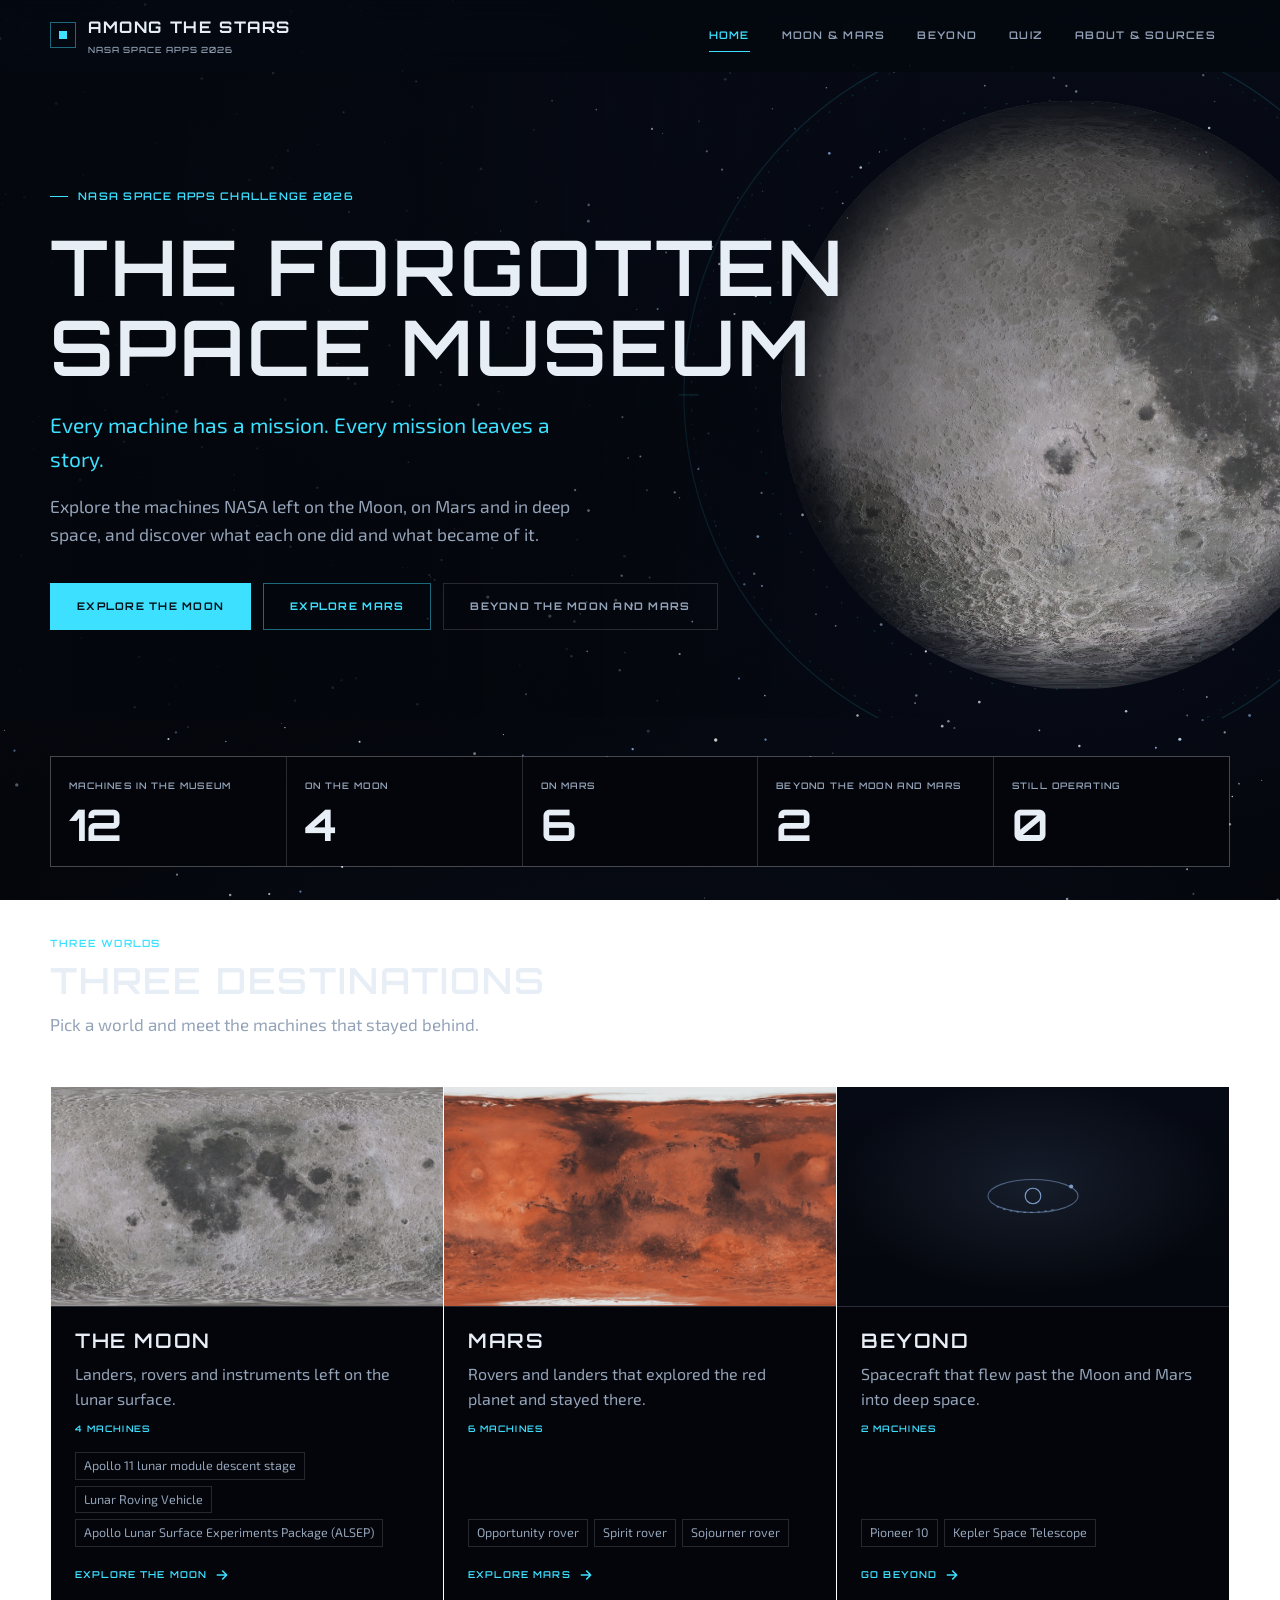
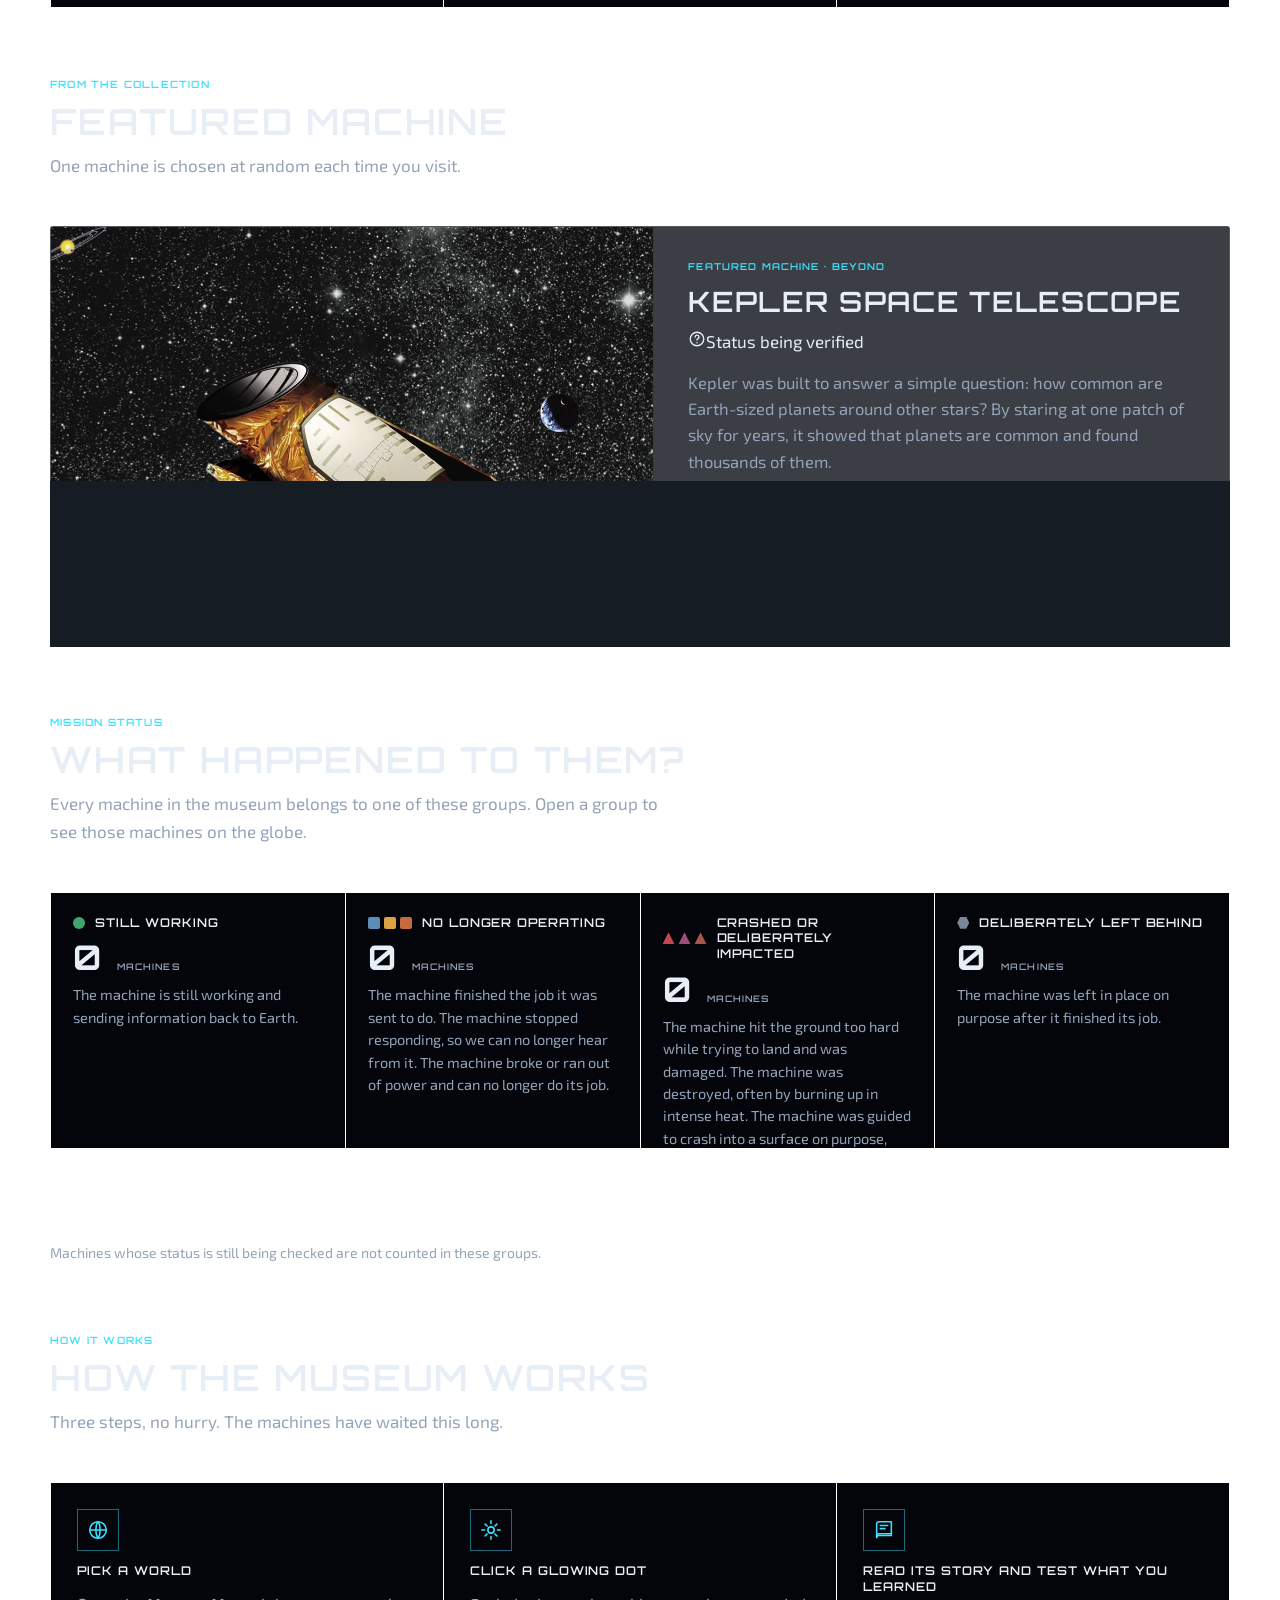
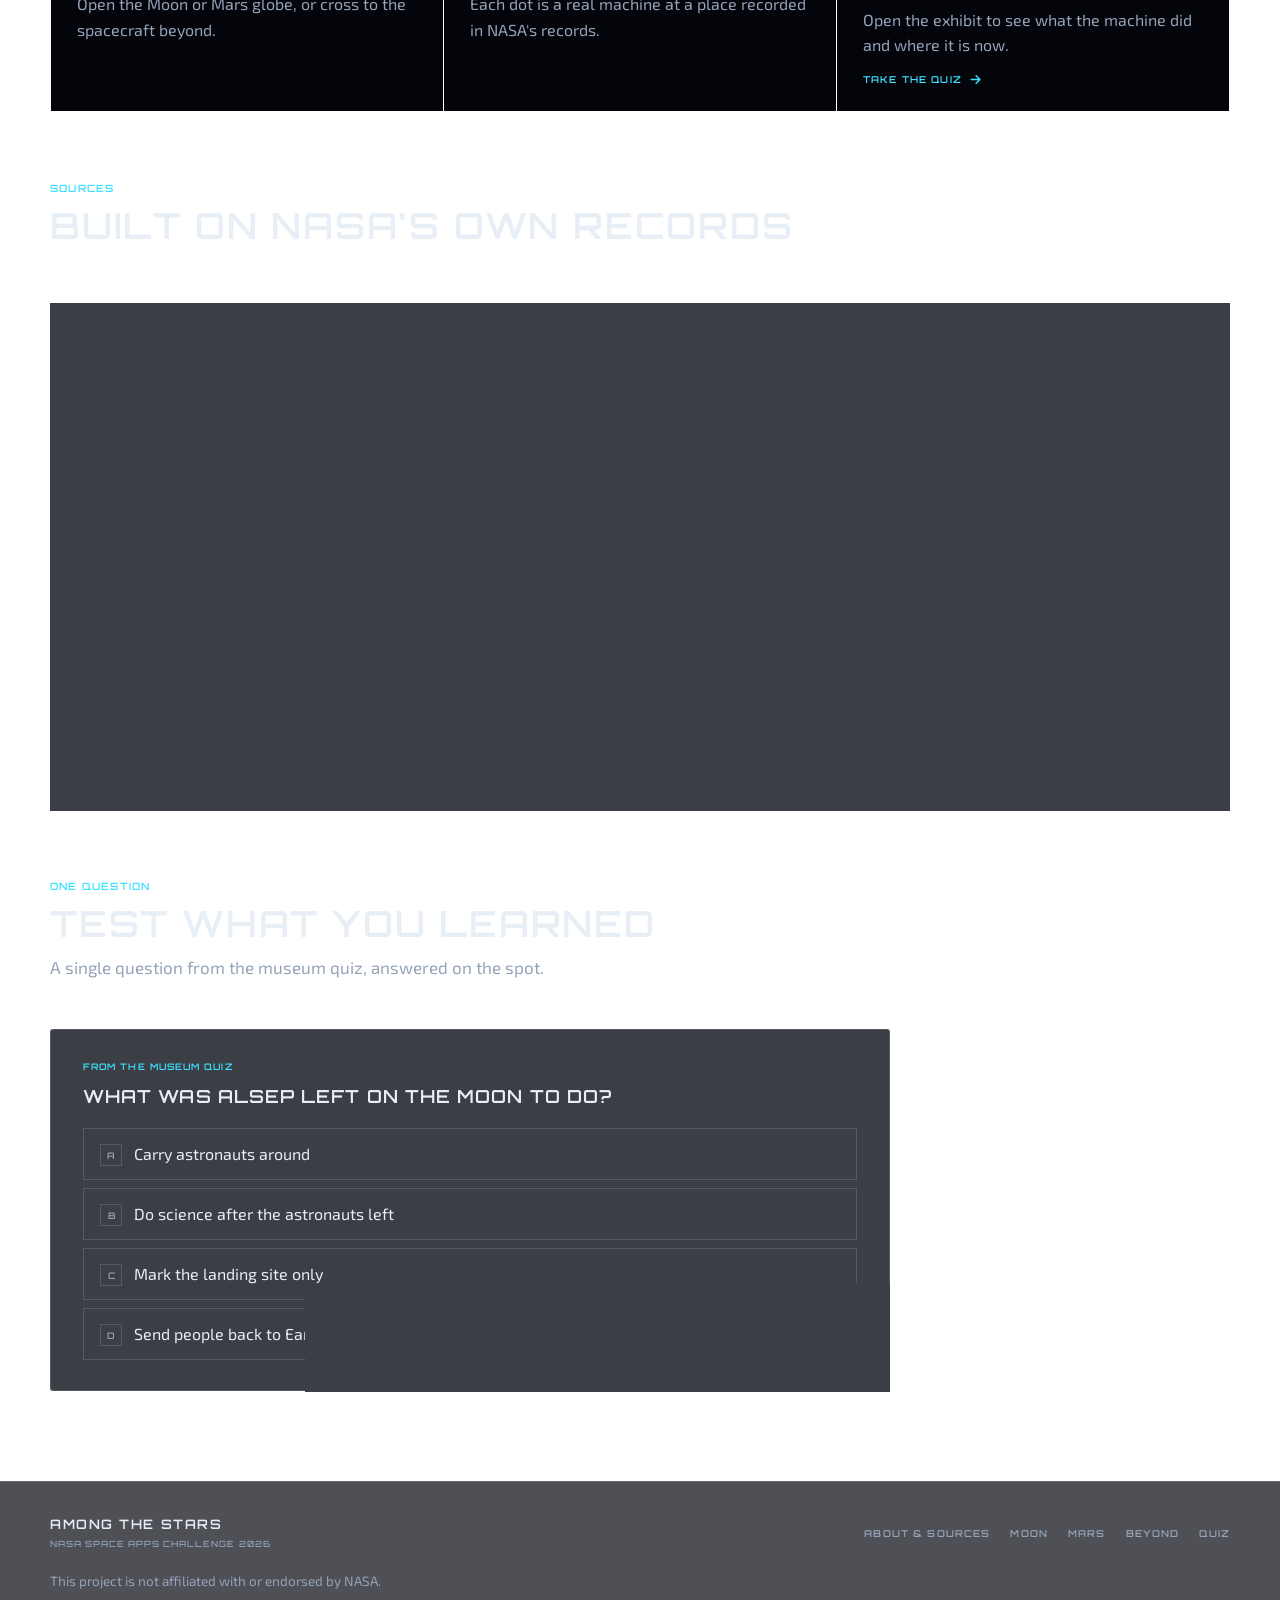
<file: ats-site/index.html>
<!DOCTYPE html>
<html lang="en">
<head>
  <meta charset="UTF-8">
  <meta name="viewport" content="width=device-width, initial-scale=1.0">
  <meta name="description" content="The Forgotten Space Museum — explore the machines NASA left on the Moon, on Mars and in deep space. Built for the NASA Space Apps Challenge 2026.">
  <title>The Forgotten Space Museum — Among the Stars | NASA Space Apps 2026</title>
  <link rel="stylesheet" href="css/style.css?v=6">
  <link rel="stylesheet" href="css/home.css?v=6">
  <link rel="icon" href="data:image/svg+xml,%3Csvg xmlns='http://www.w3.org/2000/svg' viewBox='0 0 32 32'%3E%3Crect width='32' height='32' rx='4' fill='%2304070D'/%3E%3Ccircle cx='16' cy='16' r='6' fill='%233DE0FF'/%3E%3C/svg%3E">
</head>
<body>
  <a class="skip-link" href="#main">Skip to main content</a>

  <header class="site-header">
    <div class="header-inner">
      <a class="brand" href="index.html">
        <span class="brand-mark" aria-hidden="true"></span>
        <span>Among the Stars<small>NASA Space Apps 2026</small></span>
      </a>
      <button class="nav-toggle" aria-expanded="false" aria-controls="site-nav" aria-label="Open menu">
        <svg class="icon-open" viewBox="0 0 24 24" fill="none" stroke="currentColor" stroke-width="2" stroke-linecap="round" aria-hidden="true"><path d="M4 7h16M4 12h16M4 17h16"/></svg>
        <svg class="icon-close" viewBox="0 0 24 24" fill="none" stroke="currentColor" stroke-width="2" stroke-linecap="round" aria-hidden="true"><path d="M6 6l12 12M18 6L6 18"/></svg>
      </button>
      <nav class="site-nav" id="site-nav" aria-label="Main navigation">
        <ul>
          <li><a href="index.html" aria-current="page">Home</a></li>
          <li><a href="globe.html">Moon &amp; Mars</a></li>
          <li><a href="beyond.html">Beyond</a></li>
          <li><a href="quiz.html">Quiz</a></li>
          <li><a href="about.html">About &amp; Sources</a></li>
        </ul>
      </nav>
    </div>
  </header>

  <main id="main" class="home">
    <!-- 1. Hero -->
    <section class="hero home-hero" aria-labelledby="hero-title">
      <div class="hero-globe" id="hero-globe" aria-hidden="true">
        <div class="hero-globe-disc" id="hero-globe-disc" data-body="moon">
          <span class="hg-layer hg-moon"></span>
          <span class="hg-layer hg-mars"></span>
          <span class="hg-shade"></span>
        </div>
      </div>
      <div class="wrap hero-inner">
        <p class="eyebrow">NASA Space Apps Challenge 2026</p>
        <h1 id="hero-title">The Forgotten Space Museum</h1>
        <p class="tagline">Every machine has a mission. Every mission leaves a story.</p>
        <p class="hero-lede">Explore the machines NASA left on the Moon, on Mars and in deep space, and discover what each one did and what became of it.</p>
        <div class="hero-actions">
          <a class="btn" href="globe.html?body=moon">Explore the Moon</a>
          <a class="btn" href="globe.html?body=mars">Explore Mars</a>
          <a class="btn ghost" href="beyond.html">Beyond the Moon and Mars</a>
        </div>
      </div>
    </section>

    <div class="wrap home-error" id="home-data-error" hidden></div>

    <!-- 2. Live counters -->
    <section class="home-section wrap" id="counter-section" aria-labelledby="counter-title" hidden>
      <h2 class="sr-only" id="counter-title">The collection at a glance</h2>
      <ul class="stat-strip" id="stat-strip"></ul>
    </section>

    <!-- 3. Three destinations -->
    <section class="home-section wrap" id="dest-section" aria-labelledby="dest-title" hidden>
      <div class="section-head">
        <p class="section-kicker">Three worlds</p>
        <h2 id="dest-title">Three destinations</h2>
        <p class="section-sub">Pick a world and meet the machines that stayed behind.</p>
      </div>
      <div class="worlds-grid" id="dest-grid"></div>
    </section>

    <!-- 4. Featured machine -->
    <section class="home-section wrap" id="featured-section" aria-labelledby="featured-title" hidden>
      <div class="section-head">
        <p class="section-kicker">From the collection</p>
        <h2 id="featured-title">Featured machine</h2>
        <p class="section-sub">One machine is chosen at random each time you visit.</p>
      </div>
      <article class="featured-card" id="featured-card"></article>
    </section>

    <!-- 5. Status overview -->
    <section class="home-section wrap" id="status-section" aria-labelledby="status-title" hidden>
      <div class="section-head">
        <p class="section-kicker">Mission status</p>
        <h2 id="status-title">What happened to them?</h2>
        <p class="section-sub">Every machine in the museum belongs to one of these groups. Open a group to see those machines on the globe.</p>
      </div>
      <div class="status-tiles" id="status-grid"></div>
    </section>

    <!-- 6. How the museum works -->
    <section class="home-section wrap" id="how-section" aria-labelledby="how-title">
      <div class="section-head">
        <p class="section-kicker">How it works</p>
        <h2 id="how-title">How the museum works</h2>
        <p class="section-sub">Three steps, no hurry. The machines have waited this long.</p>
      </div>
      <ol class="how-grid">
        <li class="how-step">
          <span class="how-icon" aria-hidden="true">
            <svg viewBox="0 0 24 24" fill="none" stroke="currentColor" stroke-width="1.7" stroke-linecap="round" stroke-linejoin="round"><circle cx="12" cy="12" r="9"/><path d="M3 12h18M12 3c3 3.5 3 14 0 18M12 3c-3 3.5-3 14 0 18"/></svg>
          </span>
          <h3>Pick a world</h3>
          <p>Open the Moon or Mars globe, or cross to the spacecraft beyond.</p>
        </li>
        <li class="how-step">
          <span class="how-icon" aria-hidden="true">
            <svg viewBox="0 0 24 24" fill="none" stroke="currentColor" stroke-width="1.7" stroke-linecap="round" stroke-linejoin="round"><circle cx="12" cy="12" r="3.4"/><path d="M12 2v3M12 19v3M2 12h3M19 12h3"/><path d="M5.6 5.6l2.1 2.1M16.3 16.3l2.1 2.1M18.4 5.6l-2.1 2.1M7.7 16.3l-2.1 2.1"/></svg>
          </span>
          <h3>Click a glowing dot</h3>
          <p>Each dot is a real machine at a place recorded in NASA's records.</p>
        </li>
        <li class="how-step" id="step-quiz">
          <span class="how-icon" aria-hidden="true">
            <svg viewBox="0 0 24 24" fill="none" stroke="currentColor" stroke-width="1.7" stroke-linecap="round" stroke-linejoin="round"><path d="M4 5.5A2.5 2.5 0 0 1 6.5 3H20v15H6.5A2.5 2.5 0 0 0 4 20.5z"/><path d="M4 18.5A2.5 2.5 0 0 1 6.5 16H20"/><path d="M8 7h8M8 10.5h5"/></svg>
          </span>
          <h3>Read its story and test what you learned</h3>
          <p id="step-quiz-text">Open the exhibit to see what the machine did and where it is now.</p>
        </li>
      </ol>
    </section>

    <!-- 7. Built on NASA's own records -->
    <section class="home-section wrap" id="records-section" aria-labelledby="records-title" hidden>
      <div class="section-head">
        <p class="section-kicker">Sources</p>
        <h2 id="records-title">Built on NASA's own records</h2>
      </div>
      <div class="records-panel">
        <div class="records-lead">
          <p>Mission details and final status come from NASA's Space Science Data Coordinated Archive (NSSDCA) and NASA mission pages.</p>
          <a class="btn records-btn" href="https://nssdc.gsfc.nasa.gov/" target="_blank" rel="noopener noreferrer">
            Visit NASA's NSSDCA
            <svg width="16" height="16" viewBox="0 0 24 24" fill="none" stroke="currentColor" stroke-width="2.2" stroke-linecap="round" stroke-linejoin="round" aria-hidden="true"><path d="M18 13v6a2 2 0 0 1-2 2H5a2 2 0 0 1-2-2V8a2 2 0 0 1 2-2h6"/><path d="M15 3h6v6M10 14L21 3"/></svg>
          </a>
        </div>
        <div class="source-groups" id="source-groups"></div>
        <p class="records-note">This project is not affiliated with or endorsed by NASA.</p>
      </div>
    </section>

    <!-- 8. Quiz teaser -->
    <section class="home-section wrap" id="quiz-section" aria-labelledby="quiz-title" hidden>
      <div class="section-head">
        <p class="section-kicker">One question</p>
        <h2 id="quiz-title">Test what you learned</h2>
        <p class="section-sub">A single question from the museum quiz, answered on the spot.</p>
      </div>
      <div class="quiz-teaser" id="quiz-teaser"></div>
    </section>
  </main>

  <!-- 9. Footer -->
  <footer class="site-footer">
    <div class="wrap footer-inner">
      <div class="footer-brand">
        <p class="footer-team">Among the Stars</p>
        <p class="footer-meta">NASA Space Apps Challenge 2026</p>
      </div>
      <nav class="footer-links" aria-label="Footer navigation">
        <a href="about.html">About &amp; Sources</a>
        <a href="globe.html?body=moon">Moon</a>
        <a href="globe.html?body=mars">Mars</a>
        <a href="beyond.html">Beyond</a>
        <a href="quiz.html">Quiz</a>
      </nav>
    </div>
    <div class="wrap footer-legal">
      <p>This project is not affiliated with or endorsed by NASA.</p>
    </div>
  </footer>

  <script src="data/artifacts.js?v=4"></script>
  <script src="data/quiz.js?v=4"></script>
  <script src="data/statuses.js?v=4"></script>
  <script src="js/data.js?v=4"></script>
  <script src="js/status.js?v=4"></script>
  <script src="js/main.js?v=4"></script>
  <script src="js/home.js?v=5"></script>
</body>
</html>
</file>
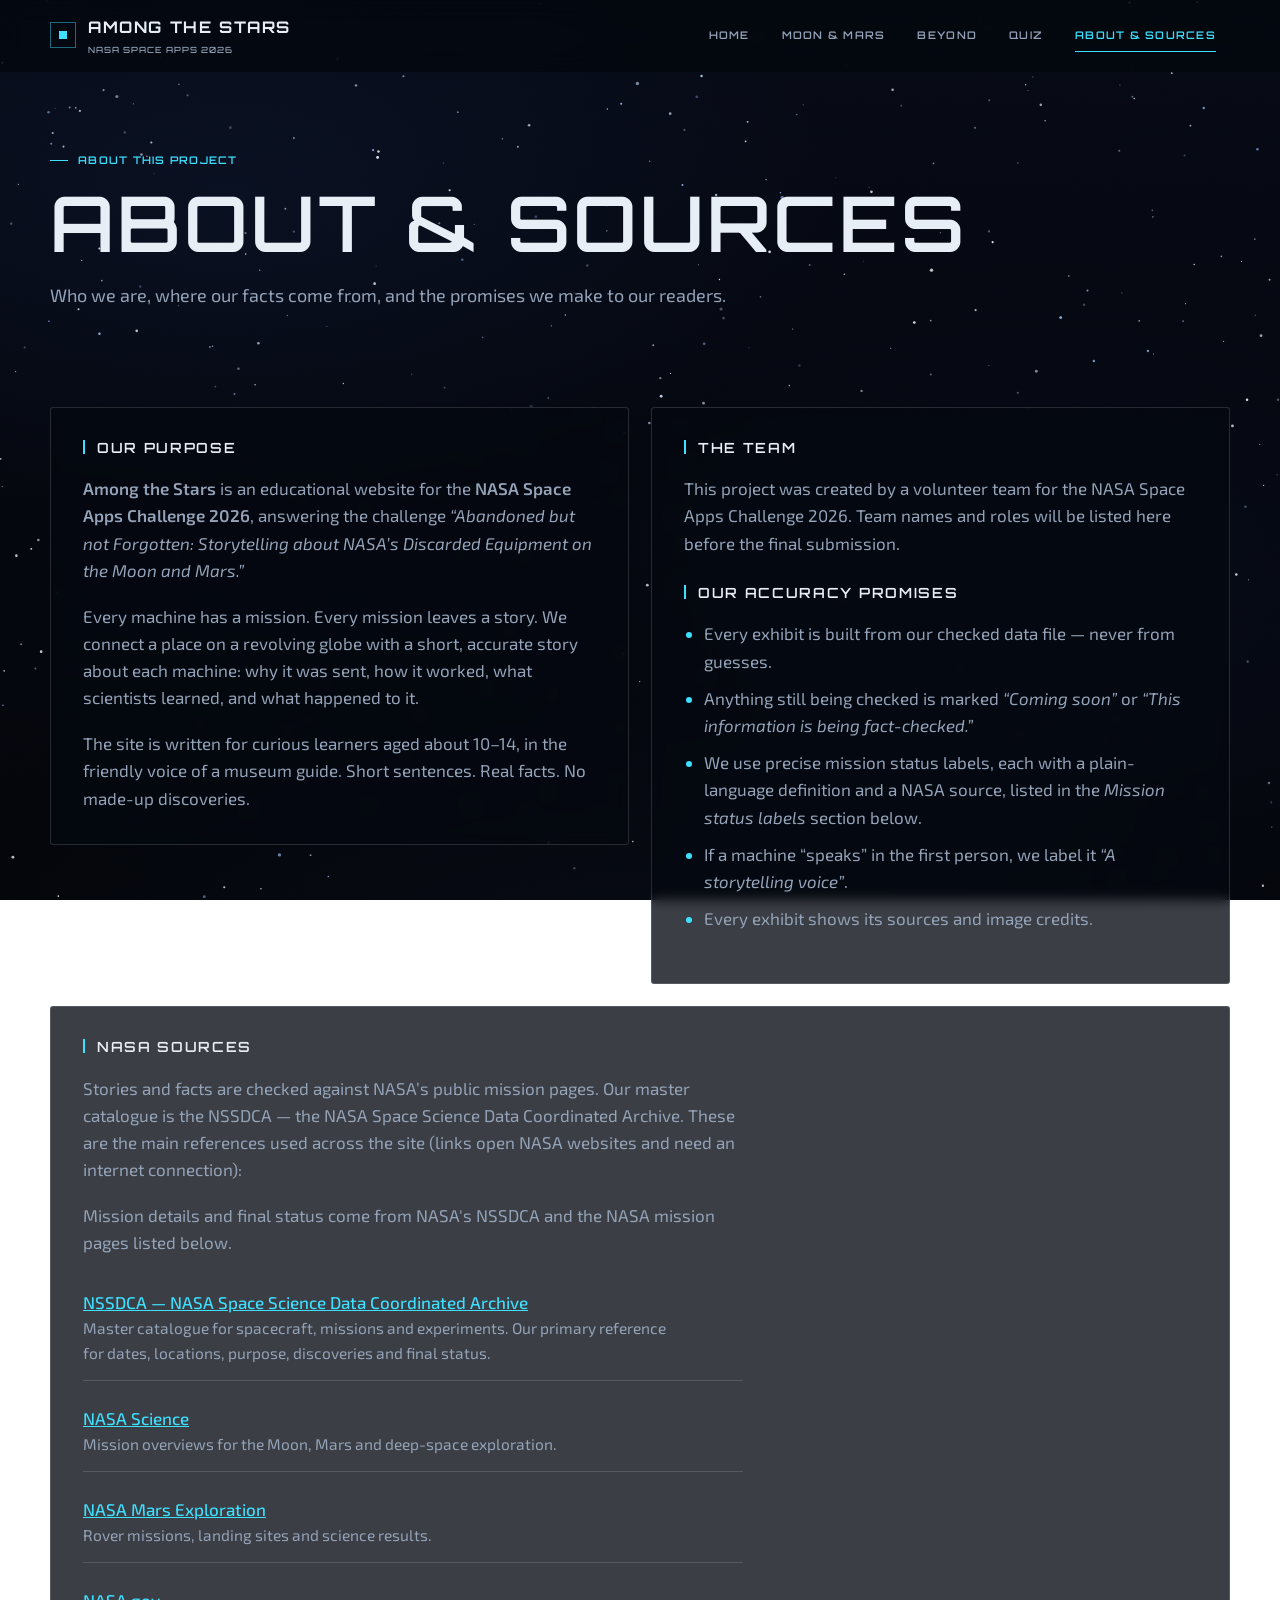
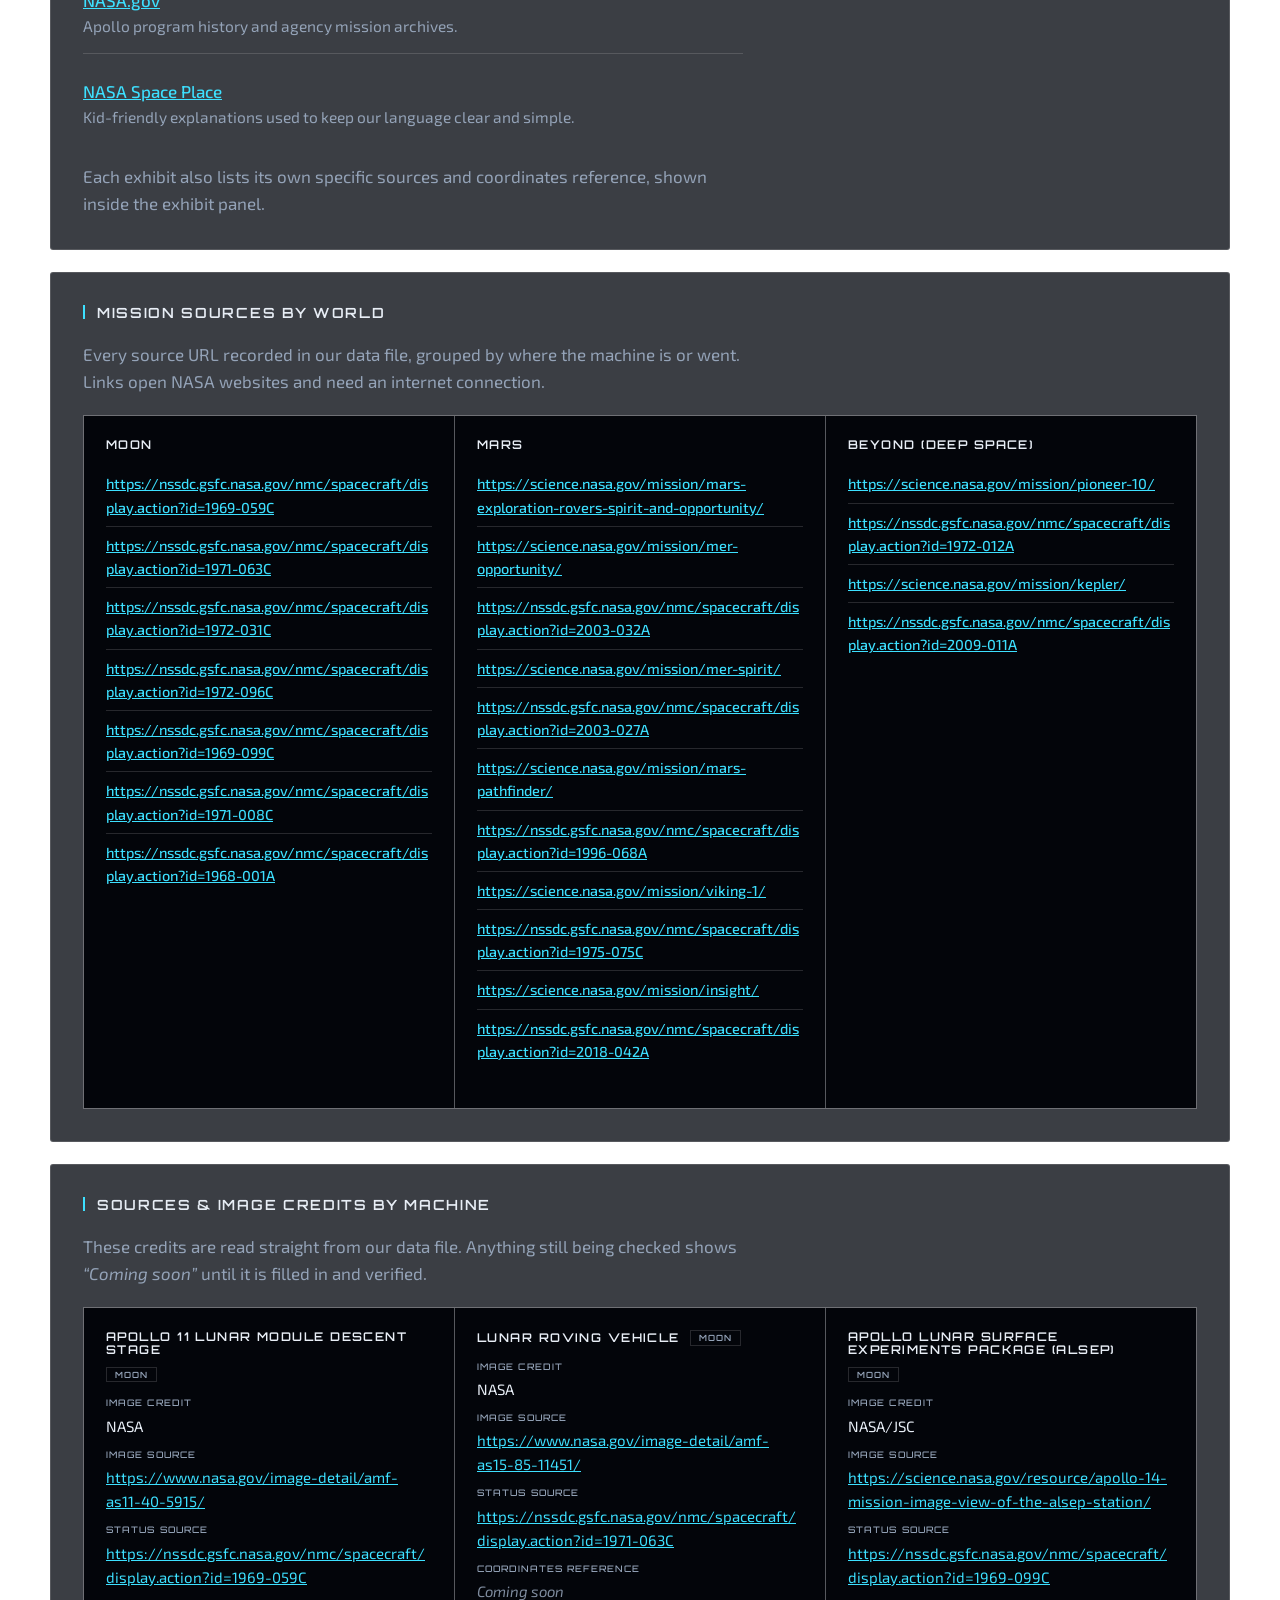
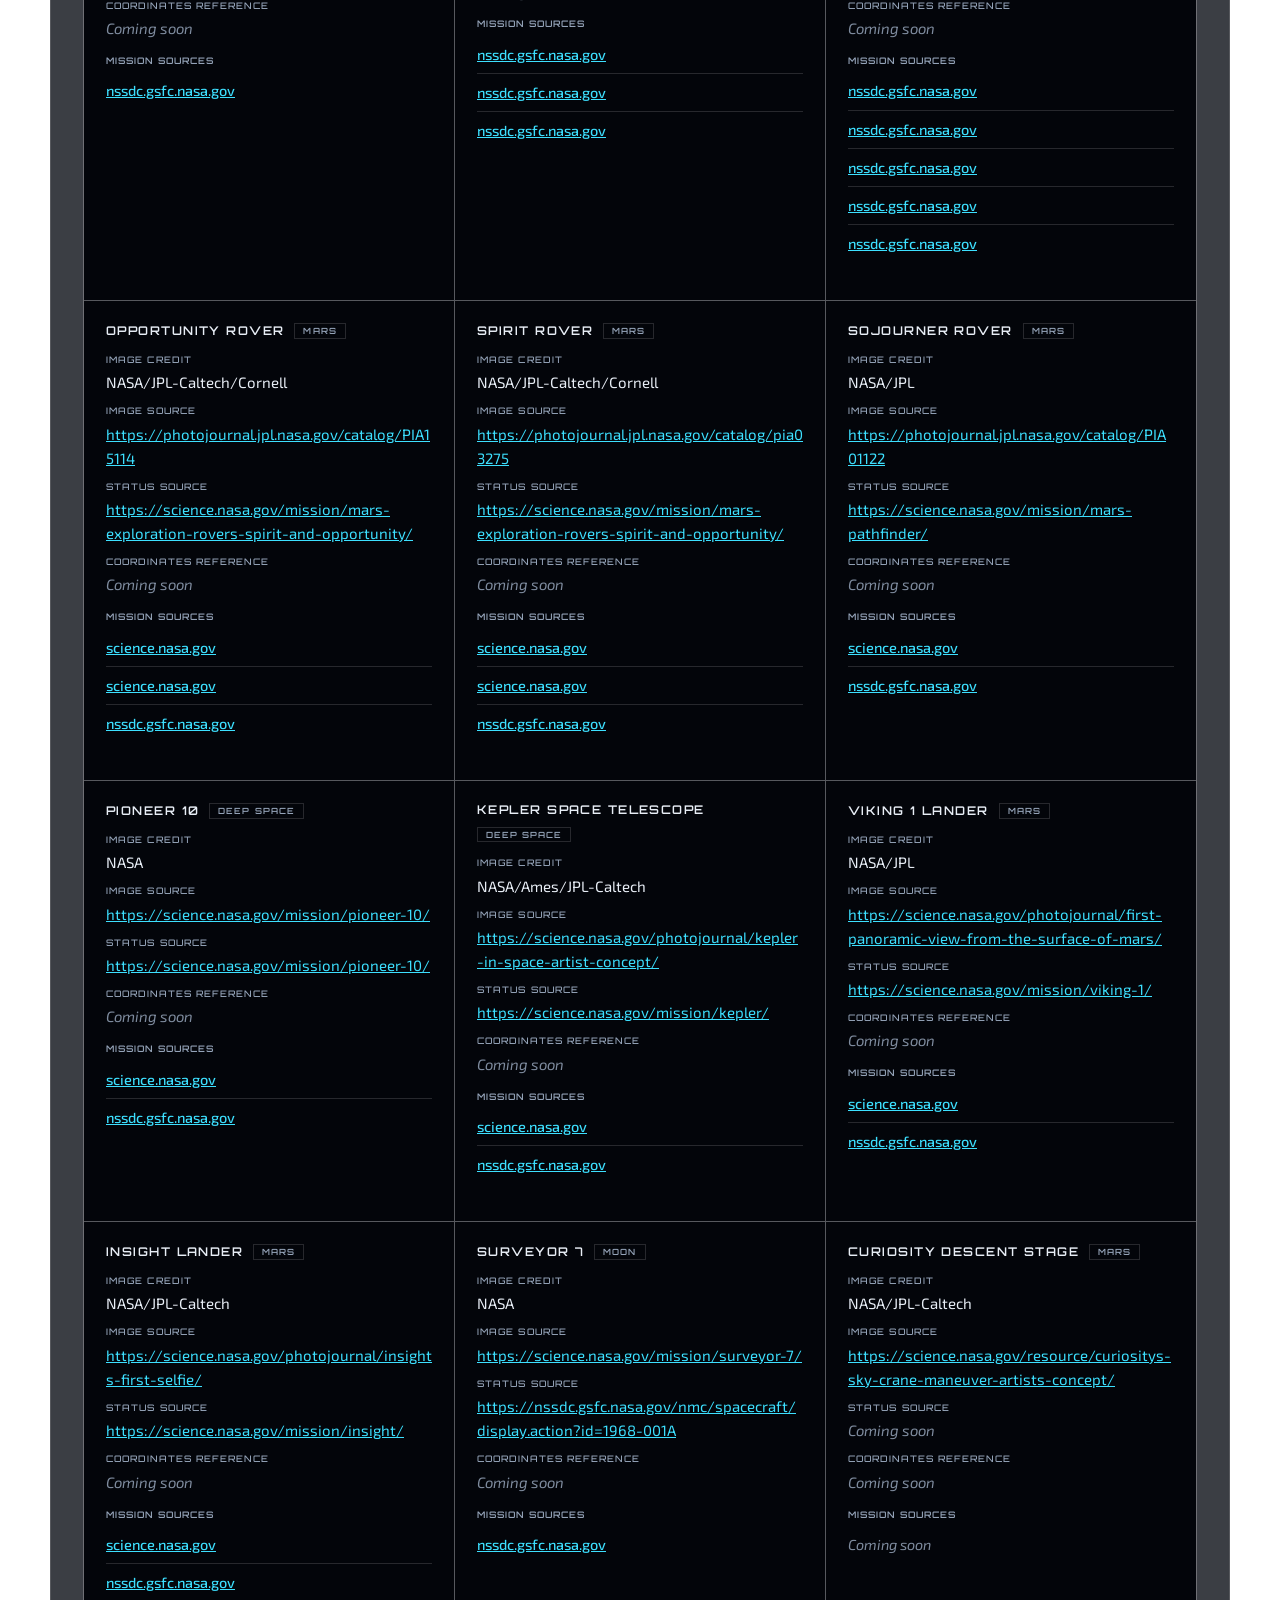
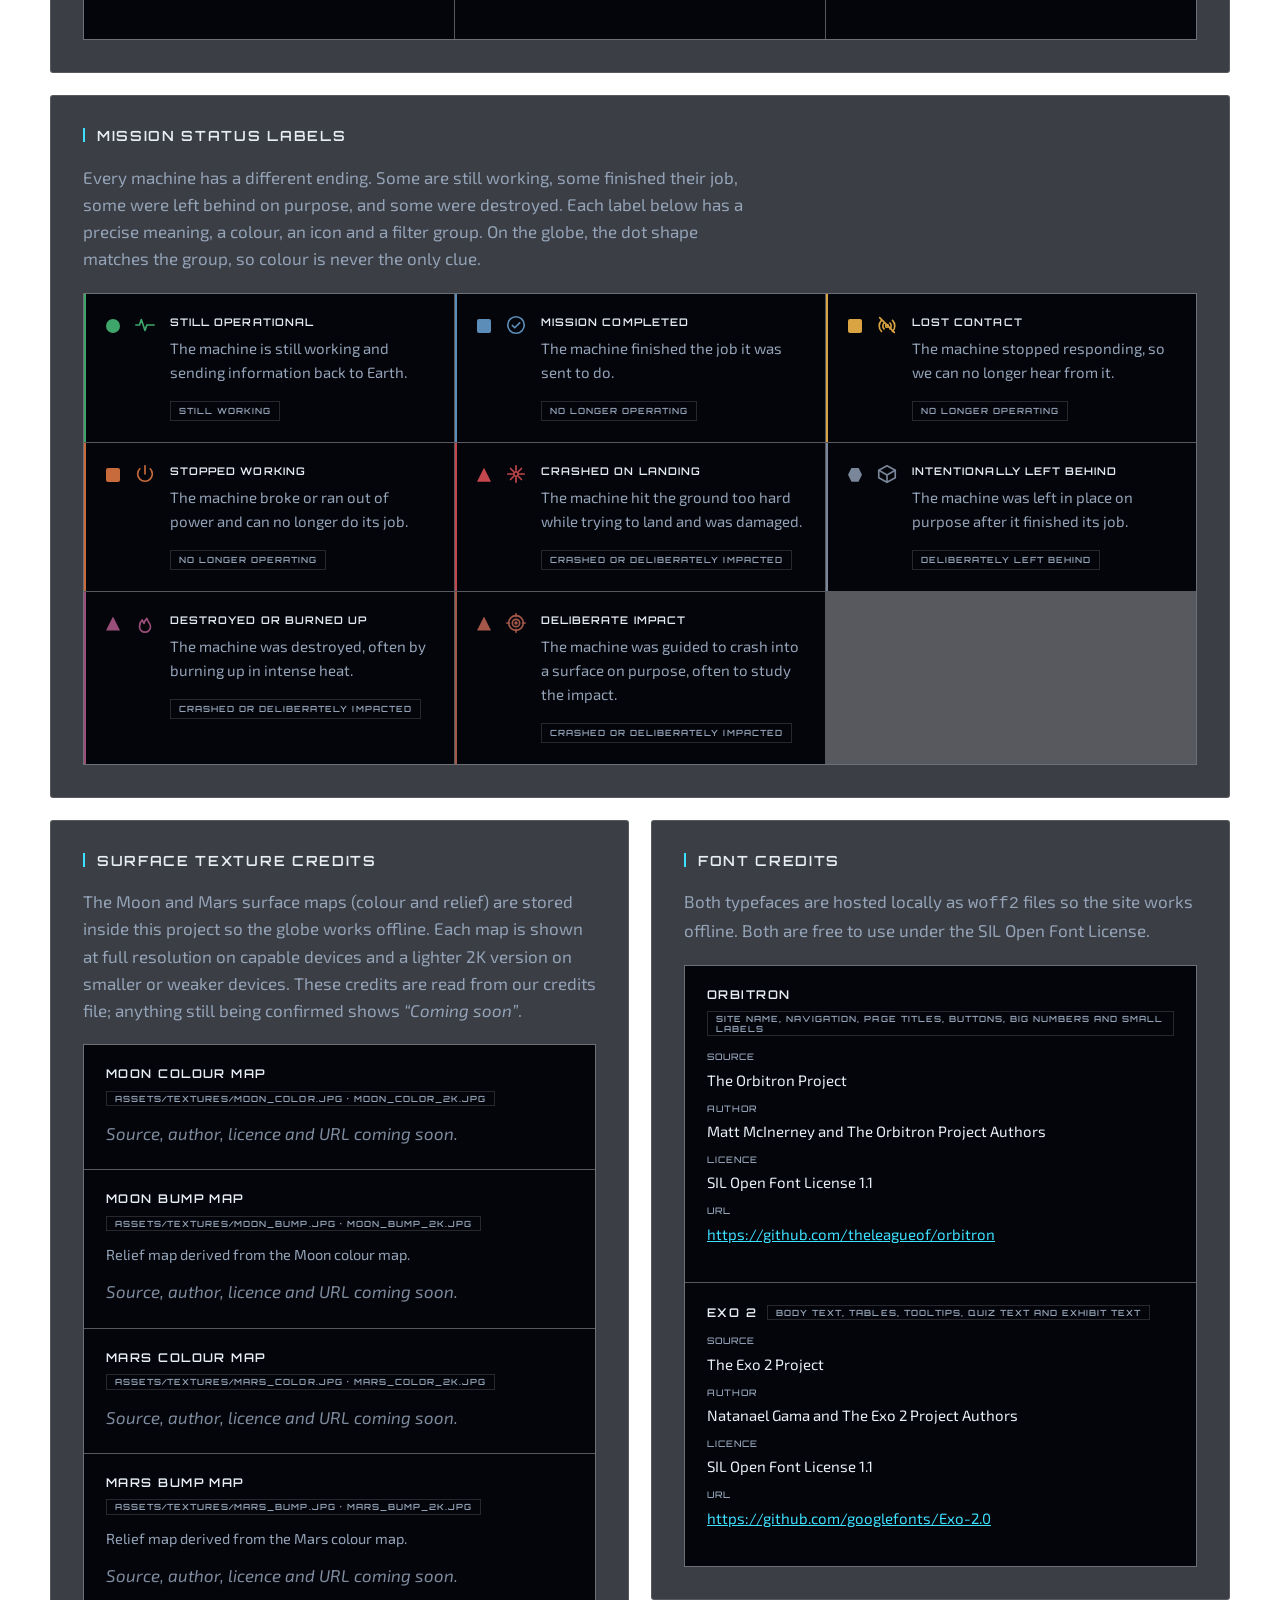
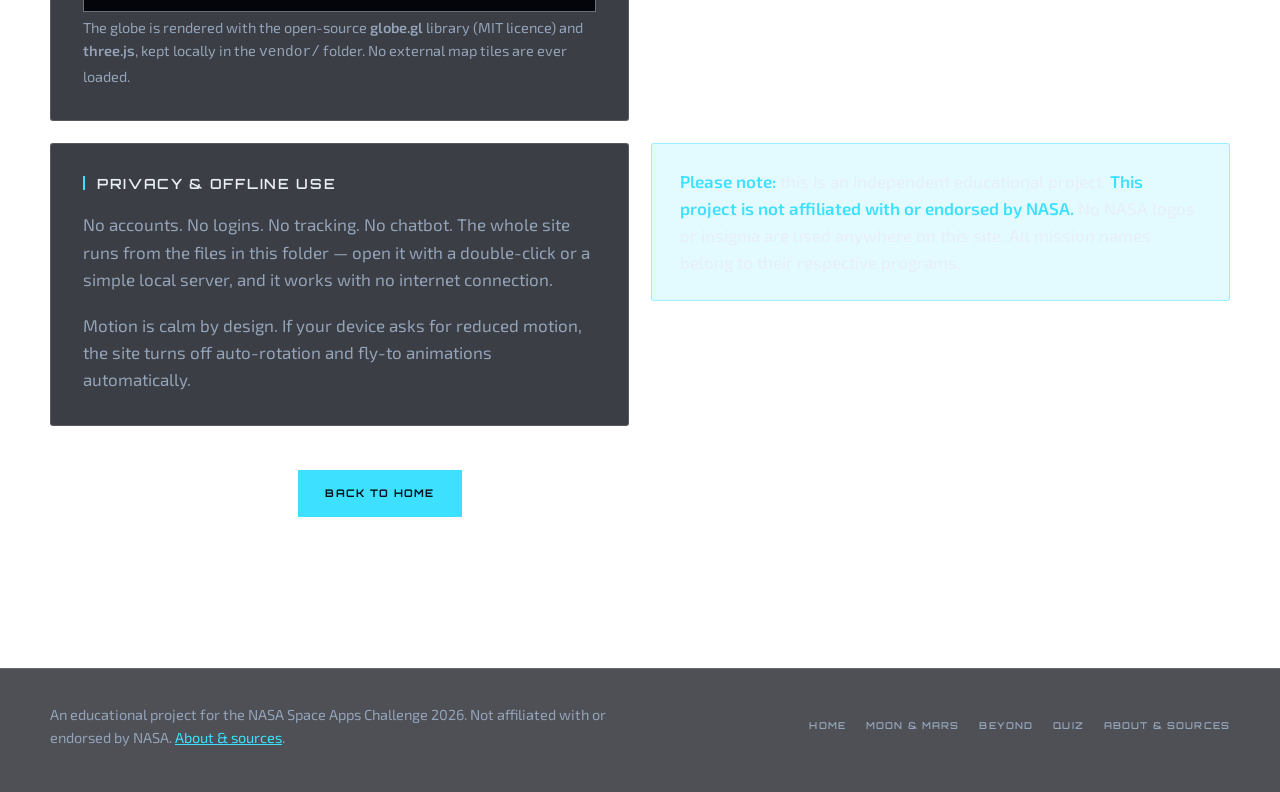
<file: ats-site/about.html>
<!DOCTYPE html>
<html lang="en">
<head>
  <meta charset="UTF-8">
  <meta name="viewport" content="width=device-width, initial-scale=1.0">
  <meta name="description" content="About Among the Stars — project purpose, NASA sources, credits and disclaimers.">
  <title>About &amp; Sources — Among the Stars</title>
  <link rel="stylesheet" href="css/style.css?v=6">
  <link rel="icon" href="data:image/svg+xml,%3Csvg xmlns='http://www.w3.org/2000/svg' viewBox='0 0 32 32'%3E%3Crect width='32' height='32' rx='4' fill='%2304070D'/%3E%3Ccircle cx='16' cy='16' r='6' fill='%233DE0FF'/%3E%3C/svg%3E">
</head>
<body>
  <a class="skip-link" href="#main">Skip to main content</a>

  <header class="site-header">
    <div class="header-inner">
      <a class="brand" href="index.html">
        <span class="brand-mark" aria-hidden="true"></span>
        <span>Among the Stars<small>NASA Space Apps 2026</small></span>
      </a>
      <button class="nav-toggle" aria-expanded="false" aria-controls="site-nav" aria-label="Open menu">
        <svg class="icon-open" viewBox="0 0 24 24" fill="none" stroke="currentColor" stroke-width="2" stroke-linecap="round" aria-hidden="true"><path d="M4 7h16M4 12h16M4 17h16"/></svg>
        <svg class="icon-close" viewBox="0 0 24 24" fill="none" stroke="currentColor" stroke-width="2" stroke-linecap="round" aria-hidden="true"><path d="M6 6l12 12M18 6L6 18"/></svg>
      </button>
      <nav class="site-nav" id="site-nav" aria-label="Main navigation">
        <ul>
          <li><a href="index.html">Home</a></li>
          <li><a href="globe.html">Moon &amp; Mars</a></li>
          <li><a href="beyond.html">Beyond</a></li>
          <li><a href="quiz.html">Quiz</a></li>
          <li><a href="about.html" aria-current="page">About &amp; Sources</a></li>
        </ul>
      </nav>
    </div>
  </header>

  <main id="main">
    <section class="page-hero wrap">
      <p class="eyebrow rise">About this project</p>
      <h1 class="rise d1">About &amp; Sources</h1>
      <p class="lede rise d2">Who we are, where our facts come from, and the promises we make to our readers.</p>
    </section>

    <section class="wrap section" aria-label="About the project">
      <div class="about-grid">
        <div class="panel rise d1">
          <h2><span class="h-icon" aria-hidden="true"></span>Our purpose</h2>
          <p><strong>Among the Stars</strong> is an educational website for the
            <strong>NASA Space Apps Challenge 2026</strong>, answering the challenge
            <em>“Abandoned but not Forgotten: Storytelling about NASA’s Discarded Equipment on the Moon and Mars.”</em></p>
          <p>Every machine has a mission. Every mission leaves a story. We connect a place on a
            revolving globe with a short, accurate story about each machine: why it was sent,
            how it worked, what scientists learned, and what happened to it.</p>
          <p>The site is written for curious learners aged about 10–14, in the friendly voice of a
            museum guide. Short sentences. Real facts. No made-up discoveries.</p>
        </div>

        <div class="panel rise d2">
          <h2><span class="h-icon" aria-hidden="true"></span>The team</h2>
          <p>This project was created by a volunteer team for the NASA Space Apps Challenge 2026.
            Team names and roles will be listed here before the final submission.</p>
          <h2 style="margin-top:28px"><span class="h-icon" aria-hidden="true"></span>Our accuracy promises</h2>
          <ul>
            <li>Every exhibit is built from our checked data file — never from guesses.</li>
            <li>Anything still being checked is marked <em>“Coming soon”</em> or
              <em>“This information is being fact-checked.”</em></li>
            <li>We use precise mission status labels, each with a plain-language definition and a
              NASA source, listed in the <em>Mission status labels</em> section below.</li>
            <li>If a machine “speaks” in the first person, we label it <em>“A storytelling voice”</em>.</li>
            <li>Every exhibit shows its sources and image credits.</li>
          </ul>
        </div>

        <div class="panel full rise d3">
          <h2><span class="h-icon" aria-hidden="true"></span>NASA sources</h2>
          <p>Stories and facts are checked against NASA’s public mission pages. Our master catalogue is
            the NSSDCA — the NASA Space Science Data Coordinated Archive. These are the main references
            used across the site (links open NASA websites and need an internet connection):</p>
          <p>Mission details and final status come from NASA's NSSDCA and the NASA mission pages listed below.</p>
          <ul class="source-list">
            <li>
              <a href="https://nssdc.gsfc.nasa.gov/" target="_blank" rel="noopener noreferrer">NSSDCA — NASA Space Science Data Coordinated Archive</a>
              <span class="src-desc">Master catalogue for spacecraft, missions and experiments. Our primary
                reference for dates, locations, purpose, discoveries and final status.</span>
            </li>
            <li>
              <a href="https://science.nasa.gov/" target="_blank" rel="noopener noreferrer">NASA Science</a>
              <span class="src-desc">Mission overviews for the Moon, Mars and deep-space exploration.</span>
            </li>
            <li>
              <a href="https://mars.nasa.gov/" target="_blank" rel="noopener noreferrer">NASA Mars Exploration</a>
              <span class="src-desc">Rover missions, landing sites and science results.</span>
            </li>
            <li>
              <a href="https://www.nasa.gov/" target="_blank" rel="noopener noreferrer">NASA.gov</a>
              <span class="src-desc">Apollo program history and agency mission archives.</span>
            </li>
            <li>
              <a href="https://spaceplace.nasa.gov/" target="_blank" rel="noopener noreferrer">NASA Space Place</a>
              <span class="src-desc">Kid-friendly explanations used to keep our language clear and simple.</span>
            </li>
          </ul>
          <p>Each exhibit also lists its own specific sources and coordinates reference, shown inside the exhibit panel.</p>
        </div>

        <div class="panel full rise d3">
          <h2><span class="h-icon" aria-hidden="true"></span>Mission sources by world</h2>
          <p>Every source URL recorded in our data file, grouped by where the machine is or went.
            Links open NASA websites and need an internet connection.</p>
          <div id="source-index" class="source-index"><p class="coming-soon">Loading…</p></div>
        </div>

        <div class="panel full rise d3">
          <h2><span class="h-icon" aria-hidden="true"></span>Sources &amp; image credits by machine</h2>
          <p>These credits are read straight from our data file. Anything still being checked shows
            <em>“Coming soon”</em> until it is filled in and verified.</p>
          <div id="machine-credits" class="machine-credits"><p class="coming-soon">Loading…</p></div>
        </div>

        <div class="panel full rise d3">
          <h2><span class="h-icon" aria-hidden="true"></span>Mission status labels</h2>
          <p>Every machine has a different ending. Some are still working, some finished their job,
            some were left behind on purpose, and some were destroyed. Each label below has a precise
            meaning, a colour, an icon and a filter group. On the globe, the dot shape matches the
            group, so colour is never the only clue.</p>
          <div id="status-labels" class="status-labels"><p class="coming-soon">Loading…</p></div>
        </div>

        <div class="panel rise d3">
          <h2><span class="h-icon" aria-hidden="true"></span>Surface texture credits</h2>
          <p>The Moon and Mars surface maps (colour and relief) are stored inside this project so the
            globe works offline. Each map is shown at full resolution on capable devices and a lighter
            2K version on smaller or weaker devices. These credits are read from our credits file;
            anything still being confirmed shows <em>“Coming soon”</em>.</p>
          <div id="texture-credits" class="machine-credits"><p class="coming-soon">Loading…</p></div>
          <p class="credit-note">The globe is rendered with the open-source <strong>globe.gl</strong>
            library (MIT licence) and <strong>three.js</strong>, kept locally in the <code>vendor/</code>
            folder. No external map tiles are ever loaded.</p>
        </div>

        <div class="panel rise d3">
          <h2><span class="h-icon" aria-hidden="true"></span>Font credits</h2>
          <p>Both typefaces are hosted locally as <code>woff2</code> files so the site works offline.
            Both are free to use under the SIL Open Font License.</p>
          <div id="font-credits" class="machine-credits"><p class="coming-soon">Loading…</p></div>
        </div>

        <div class="panel rise d4">
          <h2><span class="h-icon" aria-hidden="true"></span>Privacy &amp; offline use</h2>
          <p>No accounts. No logins. No tracking. No chatbot. The whole site runs from the files in
            this folder — open it with a double-click or a simple local server, and it works with
            no internet connection.</p>
          <p>Motion is calm by design. If your device asks for reduced motion, the site turns off
            auto-rotation and fly-to animations automatically.</p>
        </div>

        <div class="notice full rise d4" role="note">
          <p style="margin:0"><strong>Please note:</strong> this is an independent educational project.
            <strong>This project is not affiliated with or endorsed by NASA.</strong> No NASA logos or insignia
            are used anywhere on this site. All mission names belong to their respective programs.</p>
        </div>
      </div>

      <p style="text-align:center; margin-top:44px">
        <a class="btn" href="index.html">Back to home</a>
      </p>
    </section>
  </main>

  <footer class="site-footer">
    <div class="wrap footer-inner">
      <p>An educational project for the NASA Space Apps Challenge 2026.
        Not affiliated with or endorsed by NASA. <a href="about.html">About &amp; sources</a>.</p>
      <nav class="footer-links" aria-label="Footer navigation">
        <a href="index.html">Home</a>
        <a href="globe.html">Moon &amp; Mars</a>
        <a href="beyond.html">Beyond</a>
        <a href="quiz.html">Quiz</a>
        <a href="about.html">About &amp; Sources</a>
      </nav>
    </div>
  </footer>

  <script src="data/artifacts.js?v=4"></script>
  <script src="data/statuses.js?v=4"></script>
  <script src="data/credits.js?v=6"></script>
  <script src="js/data.js?v=4"></script>
  <script src="js/status.js?v=4"></script>
  <script src="js/main.js?v=4"></script>
  <script src="js/about.js?v=4"></script>
</body>
</html>
</file>
<file: ats-site/css/style.css>
/* Among the Stars — shared stylesheet
   Aerospace-console look: near-black canvas, hairline rules, electric-cyan accent.
   Orbitron for display/labels, Exo 2 for reading. All fonts and the space
   background are hosted locally so the site works offline. */

/* ---------- Local typefaces (SIL Open Font License, see About & Sources) ---------- */

@font-face {
  font-family: "Orbitron";
  src: url("../assets/fonts/orbitron-latin-500-normal.woff2") format("woff2");
  font-weight: 500;
  font-style: normal;
  font-display: swap;
  unicode-range: U+0000-00FF, U+0131, U+0152-0153, U+02BB-02BC, U+02C6, U+02DA, U+02DC, U+0304, U+0308, U+0329, U+2000-206F, U+20AC, U+2122, U+2191, U+2193, U+2212, U+2215, U+FEFF, U+FFFD;
}
@font-face {
  font-family: "Orbitron";
  src: url("../assets/fonts/orbitron-latin-600-normal.woff2") format("woff2");
  font-weight: 600;
  font-style: normal;
  font-display: swap;
  unicode-range: U+0000-00FF, U+0131, U+0152-0153, U+02BB-02BC, U+02C6, U+02DA, U+02DC, U+0304, U+0308, U+0329, U+2000-206F, U+20AC, U+2122, U+2191, U+2193, U+2212, U+2215, U+FEFF, U+FFFD;
}
@font-face {
  font-family: "Orbitron";
  src: url("../assets/fonts/orbitron-latin-700-normal.woff2") format("woff2");
  font-weight: 700 900;
  font-style: normal;
  font-display: swap;
  unicode-range: U+0000-00FF, U+0131, U+0152-0153, U+02BB-02BC, U+02C6, U+02DA, U+02DC, U+0304, U+0308, U+0329, U+2000-206F, U+20AC, U+2122, U+2191, U+2193, U+2212, U+2215, U+FEFF, U+FFFD;
}
@font-face {
  font-family: "Exo 2";
  src: url("../assets/fonts/exo-2-latin-300-normal.woff2") format("woff2");
  font-weight: 300;
  font-style: normal;
  font-display: swap;
  unicode-range: U+0000-00FF, U+0131, U+0152-0153, U+02BB-02BC, U+02C6, U+02DA, U+02DC, U+0304, U+0308, U+0329, U+2000-206F, U+20AC, U+2122, U+2191, U+2193, U+2212, U+2215, U+FEFF, U+FFFD;
}
@font-face {
  font-family: "Exo 2";
  src: url("../assets/fonts/exo-2-latin-400-normal.woff2") format("woff2");
  font-weight: 400;
  font-style: normal;
  font-display: swap;
  unicode-range: U+0000-00FF, U+0131, U+0152-0153, U+02BB-02BC, U+02C6, U+02DA, U+02DC, U+0304, U+0308, U+0329, U+2000-206F, U+20AC, U+2122, U+2191, U+2193, U+2212, U+2215, U+FEFF, U+FFFD;
}
@font-face {
  font-family: "Exo 2";
  src: url("../assets/fonts/exo-2-latin-400-italic.woff2") format("woff2");
  font-weight: 400;
  font-style: italic;
  font-display: swap;
  unicode-range: U+0000-00FF, U+0131, U+0152-0153, U+02BB-02BC, U+02C6, U+02DA, U+02DC, U+0304, U+0308, U+0329, U+2000-206F, U+20AC, U+2122, U+2191, U+2193, U+2212, U+2215, U+FEFF, U+FFFD;
}
@font-face {
  font-family: "Exo 2";
  src: url("../assets/fonts/exo-2-latin-500-normal.woff2") format("woff2");
  font-weight: 500;
  font-style: normal;
  font-display: swap;
  unicode-range: U+0000-00FF, U+0131, U+0152-0153, U+02BB-02BC, U+02C6, U+02DA, U+02DC, U+0304, U+0308, U+0329, U+2000-206F, U+20AC, U+2122, U+2191, U+2193, U+2212, U+2215, U+FEFF, U+FFFD;
}
@font-face {
  font-family: "Exo 2";
  src: url("../assets/fonts/exo-2-latin-600-normal.woff2") format("woff2");
  font-weight: 600 800;
  font-style: normal;
  font-display: swap;
  unicode-range: U+0000-00FF, U+0131, U+0152-0153, U+02BB-02BC, U+02C6, U+02DA, U+02DC, U+0304, U+0308, U+0329, U+2000-206F, U+20AC, U+2122, U+2191, U+2193, U+2212, U+2215, U+FEFF, U+FFFD;
}

:root {
  /* Canvas — near-black, slightly blue */
  --bg: #04070D;
  --bg-deep: #03050A;
  --surface: rgba(4, 8, 16, 0.78);
  --surface-2: rgba(8, 14, 24, 0.72);
  --overlay: rgba(10, 18, 32, 0.9);
  --line: rgba(255, 255, 255, 0.14);
  --glass-line: rgba(255, 255, 255, 0.14);
  --text: #E8EEF6;
  --text-muted: #94A3B8;

  /* One accent — electric cyan */
  --accent: #3DE0FF;
  --accent-strong: #7FEBFF;
  --accent-soft: rgba(61, 224, 255, 0.14);
  --accent-dim: var(--accent-soft);
  --accent-line: rgba(61, 224, 255, 0.45);
  --on-accent: #04121A;

  /* Worlds + utilities (unchanged status palette lives in statuses.json) */
  --mars: #C9D4E3;
  --moon: #C9D4E3;
  --beyond: #7E9CC9;
  --success: #6FDC8C;
  --info: #6CB8FF;
  --danger: #FF6B6B;

  /* Geometry */
  --radius: 3px;
  --radius-sm: 2px;
  --header-h: 72px;

  /* Type */
  --font-heading: "Orbitron", "Bahnschrift", "Eurostile", sans-serif;
  --font-body: "Exo 2", system-ui, "Segoe UI", Roboto, sans-serif;
  --font: var(--font-body);
  --fs-body: 17px;
  --fs-body-sm: 17px;
  --lh-body: 1.6;
  --measure: 66ch;
  --shadow: none;
}

* { box-sizing: border-box; }

html {
  height: 100%;
  min-height: 100%;
  background: transparent;
  scroll-behavior: smooth;
  scroll-padding-top: calc(var(--header-h) + 16px);
}

body {
  margin: 0;
  min-height: 100%;
  font-family: var(--font-body);
  font-size: var(--fs-body);
  line-height: var(--lh-body);
  color: var(--text);
  background: transparent;
  -webkit-font-smoothing: antialiased;
  text-rendering: optimizeLegibility;
}

/* Scrollbars in the site's own palette */
* {
  scrollbar-width: thin;
  scrollbar-color: var(--overlay) var(--bg-deep);
}
*::-webkit-scrollbar { width: 10px; height: 10px; }
*::-webkit-scrollbar-track { background: var(--bg-deep); }
*::-webkit-scrollbar-thumb {
  background: var(--overlay);
  border: 1px solid var(--line);
}
*::-webkit-scrollbar-thumb:hover { background: var(--accent); }

::selection { background: var(--accent); color: var(--on-accent); }

/* ---------- One fixed sky layer for the whole site ----------
   #space-bg paints the sky (base gradient + faint blue nebula glows + stars).
   html/body and every wrapper are transparent so this shows through; all page
   content sits above it at z-index 1. A faint static noise dithers the vertical
   gradient so it never shows 8-bit banding stripes. */
#space-bg {
  position: fixed;
  inset: 0;
  z-index: 0;
  pointer-events: none;
  background-color: #04070D;
  background-image:
    radial-gradient(ellipse 80% 60% at 18% 22%, rgba(40, 80, 160, 0.10), transparent 60%),
    radial-gradient(ellipse 70% 60% at 82% 70%, rgba(30, 60, 140, 0.08), transparent 62%),
    radial-gradient(ellipse 90% 50% at 50% 108%, rgba(46, 86, 160, 0.07), transparent 60%),
    linear-gradient(180deg, #060A16 0%, #04070F 45%, #03050A 100%);
}
#space-bg::after {
  content: "";
  position: absolute;
  inset: 0;
  opacity: 0.05;
  mix-blend-mode: overlay;
  background-image: url("data:image/svg+xml,%3Csvg xmlns='http://www.w3.org/2000/svg' width='140' height='140'%3E%3Cfilter id='n'%3E%3CfeTurbulence type='fractalNoise' baseFrequency='0.85' numOctaves='2' stitchTiles='stitch'/%3E%3C/filter%3E%3Crect width='100%25' height='100%25' filter='url(%23n)'/%3E%3C/svg%3E");
}
#starfield {
  position: absolute;
  inset: 0;
  width: 100%;
  height: 100%;
  display: block;
}

/* Page content floats above the sky layer */
main { position: relative; z-index: 1; }
.site-footer { position: relative; z-index: 1; }

a { color: var(--accent); }
a:hover { color: var(--accent-strong); }

:focus-visible {
  outline: 2px solid var(--accent);
  outline-offset: 3px;
  border-radius: var(--radius-sm);
}

.skip-link {
  position: absolute;
  left: 16px;
  top: -60px;
  z-index: 200;
  padding: 10px 18px;
  background: var(--accent);
  color: var(--on-accent);
  font-family: var(--font-heading);
  font-size: 11px;
  font-weight: 700;
  letter-spacing: 0.12em;
  text-transform: uppercase;
  border-radius: 0 0 var(--radius-sm) var(--radius-sm);
  text-decoration: none;
  transition: top 0.2s ease;
}
.skip-link:focus { top: 0; }

.sr-only {
  position: absolute;
  width: 1px;
  height: 1px;
  margin: -1px;
  padding: 0;
  overflow: hidden;
  clip: rect(0 0 0 0);
  white-space: nowrap;
  border: 0;
}

/* ---------- Type scale ---------- */

h1, h2, h3, h4 {
  font-family: var(--font-heading);
  font-weight: 600;
  line-height: 1.12;
  margin: 0 0 18px;
  letter-spacing: 0.05em;
  text-transform: uppercase;
  overflow-wrap: break-word;
}
h1 {
  font-size: clamp(2.2rem, 6vw, 5rem);
  line-height: 1.05;
  letter-spacing: 0.04em;
}
h2 { font-size: clamp(25px, 3.2vw, 36px); }
h3 { font-size: clamp(17px, 1.6vw, 20px); letter-spacing: 0.06em; }
h4 { font-size: 13px; letter-spacing: 0.1em; }

p { margin: 0 0 1.1em; max-width: var(--measure); }

/* Small uppercase Orbitron label (eyebrows, readout captions, meta lines) */
.label,
.eyebrow {
  display: inline-block;
  font-family: var(--font-heading);
  font-size: 10.5px;
  font-weight: 600;
  letter-spacing: 0.12em;
  text-transform: uppercase;
  color: var(--text-muted);
  margin: 0 0 14px;
}

.lede {
  font-size: 18px;
  line-height: 1.62;
  color: var(--text-muted);
  max-width: var(--measure);
}

/* ---------- Readout block: small label above a large number ---------- */
.readout {
  display: flex;
  flex-direction: column;
  gap: 4px;
  min-width: 0;
}
.readout-label {
  font-family: var(--font-heading);
  font-size: 9.5px;
  font-weight: 600;
  letter-spacing: 0.12em;
  text-transform: uppercase;
  color: var(--text-muted);
  line-height: 1.4;
}
.readout-value {
  font-family: var(--font-heading);
  font-size: 26px;
  font-weight: 700;
  line-height: 1.05;
  color: var(--text);
  font-variant-numeric: tabular-nums;
  overflow-wrap: break-word;
}

/* Cyan corner brackets — applied to the active/selected box only */
.bracketed { position: relative; }
.bracketed::before,
.bracketed::after {
  content: "";
  position: absolute;
  width: 10px;
  height: 10px;
  border-color: var(--accent);
  border-style: solid;
  pointer-events: none;
}
.bracketed::before {
  top: -1px;
  left: -1px;
  border-width: 1px 0 0 1px;
}
.bracketed::after {
  bottom: -1px;
  right: -1px;
  border-width: 0 1px 1px 0;
}

/* ---------- Header / navigation ---------- */

.site-header {
  position: fixed;
  top: 0;
  left: 0;
  right: 0;
  z-index: 100;
  height: var(--header-h);
  display: flex;
  align-items: center;
  background: rgba(4, 7, 13, 0.72);
  backdrop-filter: blur(14px);
  -webkit-backdrop-filter: blur(14px);
  border-bottom: 1px solid transparent;
  transition: border-color 0.3s ease, background 0.3s ease;
}
.site-header.scrolled {
  background: rgba(4, 7, 13, 0.94);
  border-bottom-color: var(--line);
}

.header-inner {
  width: min(1180px, 100% - 40px);
  margin: 0 auto;
  display: flex;
  align-items: center;
  gap: 20px;
}

.brand {
  display: flex;
  align-items: center;
  gap: 12px;
  text-decoration: none;
  color: var(--text);
  font-family: var(--font-heading);
  font-weight: 700;
  font-size: 16px;
  letter-spacing: 0.1em;
  text-transform: uppercase;
  white-space: nowrap;
}
.brand:hover { color: var(--accent); }
.brand-mark {
  width: 26px;
  height: 26px;
  flex: none;
  border: 1px solid var(--accent-line);
  position: relative;
}
.brand-mark::after {
  content: "";
  position: absolute;
  inset: 0;
  margin: auto;
  width: 8px;
  height: 8px;
  background: var(--accent);
}
.brand small {
  display: block;
  font-family: var(--font-heading);
  font-size: 8.5px;
  font-weight: 500;
  letter-spacing: 0.12em;
  text-transform: uppercase;
  color: var(--text-muted);
  line-height: 1.4;
  margin-top: 3px;
}

.site-nav { margin-left: auto; }
.site-nav ul {
  display: flex;
  align-items: center;
  gap: 4px;
  list-style: none;
  margin: 0;
  padding: 0;
}
.site-nav a {
  position: relative;
  display: block;
  padding: 10px 14px;
  color: var(--text-muted);
  text-decoration: none;
  font-family: var(--font-heading);
  font-size: 10.5px;
  font-weight: 600;
  letter-spacing: 0.12em;
  text-transform: uppercase;
  transition: color 0.2s ease;
}
.site-nav a:hover { color: var(--text); }
.site-nav a[aria-current="page"] { color: var(--accent); }
.site-nav a[aria-current="page"]::after {
  content: "";
  position: absolute;
  left: 14px;
  right: 14px;
  bottom: 2px;
  height: 1px;
  background: var(--accent);
}

.nav-toggle {
  display: none;
  margin-left: auto;
  height: 40px;
  padding: 0 14px;
  gap: 8px;
  border: 1px solid var(--accent-line);
  border-radius: var(--radius-sm);
  background: transparent;
  color: var(--accent);
  cursor: pointer;
  align-items: center;
  justify-content: center;
  font-family: var(--font-heading);
  font-size: 10px;
  font-weight: 600;
  letter-spacing: 0.12em;
  text-transform: uppercase;
}
.nav-toggle::after { content: "Menu"; }
.nav-toggle:hover { background: var(--accent-soft); }
.nav-toggle svg { width: 20px; height: 20px; }
.nav-toggle .icon-close { display: none; }
.nav-toggle[aria-expanded="true"] .icon-open { display: none; }
.nav-toggle[aria-expanded="true"] .icon-close { display: block; }
.nav-toggle[aria-expanded="true"]::after { content: "Close"; }

/* ---------- Layout ---------- */

main { padding-top: var(--header-h); }

.wrap {
  width: min(1180px, 100% - 40px);
  margin: 0 auto;
}

.section { padding: 72px 0; }

.eyebrow {
  padding: 0;
  border: 0;
  background: none;
  color: var(--accent);
}
.eyebrow::before {
  content: "";
  display: inline-block;
  width: 18px;
  height: 1px;
  margin-right: 10px;
  vertical-align: middle;
  background: var(--accent);
}

/* ---------- Home hero ---------- */

.hero {
  position: relative;
  padding: 96px 0 64px;
}
.hero .eyebrow { margin-bottom: 22px; }
.hero h1 {
  margin-bottom: 14px;
  color: var(--text);
}
.hero .zh {
  display: block;
  font-family: var(--font-body);
  font-size: 0.26em;
  font-weight: 400;
  letter-spacing: 0.12em;
  margin-top: 18px;
  color: var(--text-muted);
  text-transform: none;
}
.tagline {
  font-family: var(--font-body);
  font-size: clamp(18px, 2vw, 21px);
  font-weight: 400;
  line-height: 1.6;
  color: var(--accent);
  margin: 0 0 20px;
  max-width: 46ch;
}
.hero .lede { margin: 0 0 14px; }

.collection-note {
  margin: 26px auto 0;
  color: var(--text-muted);
  font-size: 15.5px;
}
.collection-note strong { color: var(--text); font-weight: 600; }

/* ---------- Destination cards ---------- */

.destinations {
  display: grid;
  grid-template-columns: repeat(3, 1fr);
  gap: 1px;
  padding: 0;
  background: var(--line);
  border: 1px solid var(--line);
}

.dest-card {
  position: relative;
  display: flex;
  flex-direction: column;
  align-items: flex-start;
  text-align: left;
  gap: 10px;
  padding: 34px 28px 30px;
  background: var(--surface);
  backdrop-filter: blur(6px);
  -webkit-backdrop-filter: blur(6px);
  text-decoration: none;
  color: var(--text);
  transition: background 0.25s ease;
}
.dest-card:hover, .dest-card:focus-visible {
  background: rgba(10, 18, 32, 0.85);
  color: var(--text);
}

.dest-card.mars { --card-color: var(--mars); }
.dest-card.moon { --card-color: var(--moon); }
.dest-card.beyond { --card-color: var(--beyond); }

.dest-card h2 {
  font-size: clamp(19px, 1.9vw, 23px);
  margin: 0;
}
.dest-card p {
  margin: 0;
  color: var(--text-muted);
  font-size: 16px;
  max-width: 34ch;
}
.dest-cta {
  margin-top: 16px;
  display: inline-flex;
  align-items: center;
  gap: 8px;
  padding: 10px 18px;
  border: 1px solid var(--accent-line);
  color: var(--accent);
  font-family: var(--font-heading);
  font-size: 9.5px;
  font-weight: 600;
  letter-spacing: 0.12em;
  text-transform: uppercase;
  transition: background 0.2s ease, color 0.2s ease;
}
.dest-card:hover .dest-cta, .dest-card:focus-visible .dest-cta {
  background: var(--accent-soft);
  color: var(--accent);
}

/* ---------- Steps strip ---------- */

.steps {
  display: grid;
  grid-template-columns: repeat(3, 1fr);
  gap: 22px;
  margin-top: 26px;
}
.step {
  padding: 26px;
  background: var(--surface);
  backdrop-filter: blur(6px);
  -webkit-backdrop-filter: blur(6px);
  border: 1px solid var(--line);
  border-radius: var(--radius);
}
.step-num {
  display: inline-flex;
  align-items: center;
  justify-content: center;
  width: 34px;
  height: 34px;
  border: 1px solid var(--accent-line);
  color: var(--accent);
  font-family: var(--font-heading);
  font-size: 13px;
  font-weight: 700;
  margin-bottom: 16px;
}
.step h3 { margin-bottom: 10px; font-size: 15px; }
.step p { margin: 0; color: var(--text-muted); font-size: 16px; }

.section-head { margin-bottom: 12px; }
.section-head .lede { margin: 0; }

/* ---------- About page ---------- */

.page-hero { padding: 72px 0 24px; }
.page-hero .lede { margin: 0; }

.about-grid {
  display: grid;
  grid-template-columns: 1fr 1fr;
  gap: 22px;
  align-items: start;
}

.panel {
  background: var(--surface);
  backdrop-filter: blur(6px);
  -webkit-backdrop-filter: blur(6px);
  border: 1px solid var(--line);
  border-radius: var(--radius);
  padding: 32px;
}
.panel h2 {
  font-size: 14px;
  letter-spacing: 0.12em;
  margin-bottom: 20px;
}
.panel h2 .h-icon {
  display: inline-block;
  width: 2px;
  height: 14px;
  background: var(--accent);
  margin-right: 12px;
  vertical-align: -1px;
}
.panel p { color: var(--text-muted); max-width: var(--measure); }
.panel p:last-child { margin-bottom: 0; }
.panel ul { margin: 0 0 1.1em; padding-left: 20px; color: var(--text-muted); }
.panel li { margin-bottom: 10px; max-width: var(--measure); }
.panel li::marker { color: var(--accent); }
.panel.full { grid-column: 1 / -1; }

.notice {
  border: 1px solid var(--accent-line);
  background: var(--accent-soft);
  backdrop-filter: blur(6px);
  -webkit-backdrop-filter: blur(6px);
  border-radius: var(--radius);
  padding: 24px 28px;
  color: var(--text);
}
.notice strong { color: var(--accent); }

.source-list { list-style: none; padding: 0 !important; }
.source-list li {
  padding: 14px 0;
  border-bottom: 1px solid var(--line);
}
.source-list li:last-child { border-bottom: none; }
.source-list a { font-weight: 500; }
.source-list .src-desc { display: block; font-size: 15.5px; color: var(--text-muted); max-width: var(--measure); }

.coming-soon { color: var(--text-muted); font-style: italic; opacity: 0.85; }

/* ---------- About: per-machine credits (read from the data file) ---------- */
.machine-credits {
  display: grid;
  grid-template-columns: repeat(auto-fit, minmax(280px, 1fr));
  gap: 1px;
  margin-top: 20px;
  background: var(--line);
  border: 1px solid var(--line);
}
.credit-item {
  background: var(--bg-deep);
  padding: 22px;
}
.credit-item h3 {
  display: flex;
  align-items: center;
  flex-wrap: wrap;
  gap: 10px;
  font-size: 12px;
  letter-spacing: 0.12em;
  margin: 0 0 14px;
}
.credit-dest {
  font-family: var(--font-heading);
  font-size: 8.5px;
  font-weight: 600;
  letter-spacing: 0.12em;
  text-transform: uppercase;
  color: var(--text-muted);
  border: 1px solid var(--line);
  padding: 2px 8px;
}
.credit-lines { margin: 0 0 14px; }
.credit-lines > div { margin-bottom: 10px; }
.credit-lines dt {
  font-family: var(--font-heading);
  font-size: 9px;
  letter-spacing: 0.12em;
  text-transform: uppercase;
  color: var(--text-muted);
  margin-bottom: 3px;
}
.credit-lines dd { margin: 0; font-size: 15px; color: var(--text); }
.credit-lines dd a { word-break: break-word; }
.credit-sources-label {
  margin: 0 0 4px;
  font-family: var(--font-heading);
  font-size: 9px;
  font-weight: 600;
  letter-spacing: 0.12em;
  text-transform: uppercase;
  color: var(--text-muted);
}
.credit-sources { font-size: 14.5px; }
.credit-sources li { padding: 7px 0; margin: 0; }
.credit-note { margin: 4px 0 0; font-size: 14.5px; line-height: 1.6; color: var(--text-muted); }
.credit-item .credit-note { margin: -2px 0 12px; }

/* ---------- Mission status system (shared by globe, Beyond, About) ---------- */

/* Shape encodes the status group so colour is never the only signal.
   Specificity (0,2,1) intentionally beats the page-level dot rules. */
span.a-dot[data-shape="circle"], span.l-dot[data-shape="circle"], span.status-swatch[data-shape="circle"] { border-radius: 50%; clip-path: none; }
span.a-dot[data-shape="square"], span.l-dot[data-shape="square"], span.status-swatch[data-shape="square"] { border-radius: 2px; clip-path: none; }
span.a-dot[data-shape="triangle"], span.l-dot[data-shape="triangle"], span.status-swatch[data-shape="triangle"] { border-radius: 0; clip-path: polygon(50% 0%, 100% 100%, 0% 100%); }
span.a-dot[data-shape="hexagon"], span.l-dot[data-shape="hexagon"], span.status-swatch[data-shape="hexagon"] { border-radius: 0; clip-path: polygon(25% 0%, 75% 0%, 100% 50%, 75% 100%, 25% 100%, 0% 50%); }

.status-filters { display: flex; flex-wrap: wrap; gap: 6px; }
.filter-btn {
  padding: 8px 12px;
  border: 1px solid var(--line);
  border-radius: var(--radius-sm);
  background: transparent;
  color: var(--text-muted);
  font-family: var(--font-heading);
  font-size: 9.5px;
  font-weight: 600;
  letter-spacing: 0.1em;
  text-transform: uppercase;
  line-height: 1.3;
  cursor: pointer;
  transition: background 0.2s ease, color 0.2s ease, border-color 0.2s ease;
}
.filter-btn:hover { color: var(--text); border-color: var(--accent-line); }
.filter-btn[aria-pressed="true"] {
  background: var(--accent);
  border-color: var(--accent);
  color: var(--on-accent);
}
.filter-count {
  margin: 0;
  font-family: var(--font-heading);
  font-size: 9.5px;
  font-weight: 600;
  letter-spacing: 0.12em;
  text-transform: uppercase;
  color: var(--text-muted);
  font-variant-numeric: tabular-nums;
}

/* About: the eight mission status labels, generated from statuses.json */
.status-labels { display: grid; grid-template-columns: repeat(auto-fit, minmax(280px, 1fr)); gap: 1px; margin-top: 20px; background: var(--line); border: 1px solid var(--line); }
.status-label-item {
  display: flex;
  gap: 14px;
  padding: 20px;
  background: var(--bg-deep);
  border-left: 2px solid var(--status-color, var(--accent));
}
.status-swatch { width: 14px; height: 14px; flex: none; margin-top: 5px; background: var(--dot-color, var(--accent)); }
.status-label-icon { flex: none; width: 22px; height: 22px; color: var(--status-color, var(--accent)); }
.status-label-icon svg { width: 22px; height: 22px; }
.status-label-body { min-width: 0; }
.status-label-name {
  display: block;
  font-family: var(--font-heading);
  font-weight: 600;
  font-size: 10.5px;
  letter-spacing: 0.1em;
  text-transform: uppercase;
  color: var(--text);
  margin-bottom: 6px;
}
.status-label-def { margin: 0 0 10px; font-size: 15px; color: var(--text-muted); }
.status-label-cat {
  display: inline-block;
  font-family: var(--font-heading);
  font-size: 8.5px;
  font-weight: 600;
  letter-spacing: 0.12em;
  text-transform: uppercase;
  color: var(--text-muted);
  border: 1px solid var(--line);
  padding: 2px 8px;
}

/* ---------- Stage shells (globe / beyond arrive in later stages) ---------- */

.stage-shell {
  min-height: calc(100vh - var(--header-h));
  display: flex;
  align-items: center;
  justify-content: center;
  text-align: center;
  padding: 60px 0;
}
.stage-shell .panel { max-width: 640px; }

/* ---------- Buttons ---------- */

.btn {
  display: inline-flex;
  align-items: center;
  gap: 10px;
  padding: 14px 26px;
  border-radius: 0;
  border: 1px solid var(--accent);
  background: var(--accent);
  color: var(--on-accent);
  font-family: var(--font-heading);
  font-size: 10.5px;
  font-weight: 700;
  letter-spacing: 0.12em;
  text-transform: uppercase;
  text-decoration: none;
  cursor: pointer;
  transition: background 0.2s ease, color 0.2s ease, border-color 0.2s ease;
}
.btn:hover {
  background: var(--accent-strong);
  border-color: var(--accent-strong);
  color: var(--on-accent);
}
.btn.ghost {
  background: transparent;
  color: var(--accent);
  border-color: var(--accent-line);
}
.btn.ghost:hover { background: var(--accent-soft); color: var(--accent); border-color: var(--accent); }

/* ---------- Footer ---------- */

.site-footer {
  margin-top: 60px;
  border-top: 1px solid var(--line);
  background: rgba(4, 7, 13, 0.7);
  padding: 34px 0 44px;
}
.footer-inner {
  display: flex;
  flex-wrap: wrap;
  gap: 18px;
  align-items: center;
  justify-content: space-between;
  color: var(--text-muted);
  font-size: 14.5px;
}
.footer-inner p { margin: 0; max-width: 64ch; }
.footer-inner a { color: var(--accent); }
.footer-links { display: flex; gap: 20px; flex-wrap: wrap; }
.footer-links a {
  color: var(--text-muted);
  text-decoration: none;
  font-family: var(--font-heading);
  font-size: 9.5px;
  font-weight: 600;
  letter-spacing: 0.12em;
  text-transform: uppercase;
}
.footer-links a:hover { color: var(--accent); }

/* ---------- Entrance animation (calm) ---------- */

@keyframes rise {
  from { opacity: 0; transform: translateY(14px); }
  to { opacity: 1; transform: translateY(0); }
}
.rise { animation: rise 0.7s ease both; }
.rise.d1 { animation-delay: 0.1s; }
.rise.d2 { animation-delay: 0.2s; }
.rise.d3 { animation-delay: 0.3s; }
.rise.d4 { animation-delay: 0.4s; }

/* ---------- Responsive ---------- */

@media (max-width: 900px) {
  .destinations { grid-template-columns: 1fr; }
  .steps { grid-template-columns: 1fr; }
  .about-grid { grid-template-columns: 1fr; }
}

@media (max-width: 760px) {
  body { font-size: var(--fs-body-sm); }
  .nav-toggle { display: inline-flex; }
  .site-nav {
    position: fixed;
    top: var(--header-h);
    left: 0;
    right: 0;
    margin: 0;
    background: var(--bg);
    border-bottom: 1px solid var(--line);
    max-height: calc(100dvh - var(--header-h));
    overflow-y: auto;
    display: none;
  }
  .site-nav.open { display: block; }
  .site-nav ul {
    flex-direction: column;
    align-items: stretch;
    gap: 0;
    padding: 10px 20px 18px;
  }
  .site-nav a { padding: 14px 4px; font-size: 12px; letter-spacing: 0.12em; border-bottom: 1px solid var(--line); }
  .site-nav a[aria-current="page"]::after { left: 4px; right: auto; width: 26px; bottom: -1px; }
  .hero { padding: 64px 0 40px; }
  .section { padding: 48px 0; }
  .panel { padding: 24px; }
  .dest-card { padding: 28px 22px 26px; }
}

@media (max-width: 420px) {
  .wrap, .header-inner { width: min(1180px, 100% - 28px); }
  .brand { font-size: 13px; letter-spacing: 0.08em; gap: 9px; }
  .brand small { font-size: 7.5px; letter-spacing: 0.12em; }
  .panel { padding: 20px; }
}

/* ---------- Data load error + retry ---------- */

.data-error {
  display: flex;
  align-items: flex-start;
  gap: 14px;
  margin: 18px 0;
  padding: 20px 22px;
  border: 1px solid rgba(255, 107, 107, 0.45);
  border-radius: var(--radius);
  background: rgba(255, 107, 107, 0.07);
}
.data-error-icon { width: 24px; height: 24px; flex: none; margin-top: 2px; color: var(--danger); }
.data-error-body { min-width: 0; }
.data-error-title {
  margin: 0 0 6px;
  font-family: var(--font-heading);
  font-size: 13px;
  letter-spacing: 0.1em;
  text-transform: uppercase;
  font-weight: 600;
  color: var(--text);
}
.data-error-msg { margin: 0 0 16px; font-size: 15.5px; color: var(--text-muted); }
.data-retry { padding: 11px 20px; font-size: 10px; }
#fleet-grid .data-error, #fb-grid .data-error { grid-column: 1 / -1; }

/* ---------- Hidden developer report (#todo-report) ---------- */

.todo-report {
  position: fixed;
  inset: 0;
  z-index: 300;
  display: flex;
  align-items: center;
  justify-content: center;
  padding: 24px;
  background: rgba(3, 5, 10, 0.82);
  backdrop-filter: blur(6px);
  -webkit-backdrop-filter: blur(6px);
}
.todo-report[hidden] { display: none; }
.todo-report-panel {
  width: min(760px, 100%);
  max-height: min(86vh, 900px);
  display: flex;
  flex-direction: column;
  background: var(--bg-deep);
  border: 1px solid var(--line);
  border-radius: var(--radius);
  overflow: hidden;
}
.todo-report-head {
  display: flex;
  align-items: flex-start;
  gap: 16px;
  padding: 22px 24px;
  border-bottom: 1px solid var(--line);
  background: var(--surface);
}
.todo-report-head h2 { margin: 0 0 4px; font-size: 13px; letter-spacing: 0.1em; }
.todo-report-sub { margin: 0; font-size: 14px; color: var(--text-muted); }
.todo-report-close {
  flex: none;
  width: 34px; height: 34px;
  display: flex; align-items: center; justify-content: center;
  border: 1px solid var(--line);
  border-radius: 0;
  background: transparent;
  color: var(--text);
  cursor: pointer;
  transition: border-color 0.2s, color 0.2s;
}
.todo-report-close:hover { border-color: var(--accent); color: var(--accent); }
.todo-report-close svg { width: 16px; height: 16px; }
.todo-report-body { padding: 20px 24px 28px; overflow-y: auto; }
.todo-summary {
  margin: 0 0 18px;
  font-family: var(--font-heading);
  font-size: 10px;
  letter-spacing: 0.12em;
  text-transform: uppercase;
  font-weight: 600;
  color: var(--accent);
}
.todo-loading { margin: 0; color: var(--text-muted); font-style: italic; }
.todo-artifact {
  margin-bottom: 16px;
  padding: 16px 18px;
  border: 1px solid var(--line);
  border-radius: var(--radius-sm);
  background: var(--surface);
}
.todo-artifact h3 {
  display: flex;
  flex-wrap: wrap;
  align-items: center;
  gap: 10px;
  margin: 0 0 12px;
  font-size: 12px;
  letter-spacing: 0.1em;
}
.todo-dest {
  font-family: var(--font-heading);
  font-size: 8.5px;
  font-weight: 600;
  letter-spacing: 0.12em;
  text-transform: uppercase;
  color: var(--text-muted);
  padding: 3px 8px;
  border: 1px solid var(--line);
}
.todo-verified {
  margin-left: auto;
  font-family: var(--font-heading);
  font-size: 8.5px;
  font-weight: 600;
  letter-spacing: 0.1em;
  text-transform: uppercase;
  padding: 3px 9px;
}
.todo-verified.yes { color: var(--success); background: rgba(111, 220, 140, 0.12); border: 1px solid rgba(111, 220, 140, 0.35); }
.todo-verified.no { color: var(--accent); background: var(--accent-soft); border: 1px solid var(--accent-line); }
.todo-fields { list-style: none; margin: 0; padding: 0; display: flex; flex-direction: column; gap: 6px; }
.todo-fields li { display: flex; align-items: center; gap: 10px; font-size: 14.5px; }
.todo-fields code {
  font-family: ui-monospace, "SFMono-Regular", "Consolas", monospace;
  font-size: 13px;
  color: var(--text);
  word-break: break-word;
}
.todo-tag {
  flex: none;
  margin-left: auto;
  font-family: var(--font-heading);
  font-size: 8.5px;
  font-weight: 600;
  letter-spacing: 0.1em;
  text-transform: uppercase;
  padding: 2px 8px;
}
.todo-tag.TODO { color: var(--accent); background: var(--accent-soft); }
.todo-tag.empty { color: var(--info); background: rgba(108, 184, 255, 0.12); }
.todo-tag.missing { color: var(--danger); background: rgba(255, 107, 107, 0.12); }
.todo-clean { margin: 0; color: var(--success); font-size: 14.5px; font-weight: 600; }
body.todo-report-open { overflow: hidden; }

@media (max-width: 760px) {
  .todo-report { padding: 12px; }
  .todo-report-panel { max-height: 92vh; }
  .todo-report-head { padding: 18px; }
  .todo-report-body { padding: 16px 18px 22px; }
  .todo-verified { margin-left: 0; }
  .data-error { padding: 16px; gap: 11px; }
}

/* ---------- Reduced motion ---------- */

@media (prefers-reduced-motion: reduce) {
  html { scroll-behavior: auto; }
  *, *::before, *::after {
    animation-duration: 0.01ms !important;
    animation-iteration-count: 1 !important;
    transition-duration: 0.01ms !important;
  }
}
</file>
<file: ats-site/css/home.css>
/* Among the Stars — Home page only.
   Aerospace landing page: stacked display title on the left, the planet on the
   right, hairline data readouts below. Uses the shared tokens from style.css;
   nothing here is loaded by other pages. */

/* ---------- 1. Hero: copy left, planet right ---------- */

.home-hero {
  position: relative;
  isolation: isolate;
  overflow: hidden;
  padding: 108px 0 88px;
}

/* A left-to-right scrim keeps the copy readable while the planet stays bright. */
.home-hero::before {
  content: "";
  position: absolute;
  inset: 0;
  z-index: 1;
  pointer-events: none;
  background: linear-gradient(90deg,
    rgba(4, 7, 13, 0.94) 0%,
    rgba(4, 7, 13, 0.80) 34%,
    rgba(4, 7, 13, 0.30) 56%,
    transparent 72%);
}

.hero-globe {
  position: absolute;
  right: -7%;
  top: 50%;
  width: min(600px, 46vw);
  aspect-ratio: 1;
  transform: translateY(-50%);
  opacity: 0.9;
  pointer-events: none;
  z-index: 0;
  -webkit-mask-image: radial-gradient(circle at 50% 50%, #000 58%, transparent 76%);
  mask-image: radial-gradient(circle at 50% 50%, #000 58%, transparent 76%);
}
.hero-globe-disc {
  position: absolute;
  inset: 0;
  overflow: hidden;
  border-radius: 50%;
  background: #050914;
  box-shadow:
    inset -46px -24px 110px rgba(0, 0, 0, 0.94),
    inset 10px 10px 54px rgba(255, 255, 255, 0.04);
}

/* The map is twice the disc width, so the disc shows half of it — the same
   trick a flat map uses to stand in for a sphere. Moving the tile by one full
   map width is seamless because the background repeats. */
.hg-layer {
  position: absolute;
  inset: 0;
  background-repeat: repeat-x;
  background-size: 200% 100%;
  background-position: 0 50%;
  opacity: 0;
  transition: opacity 1.6s ease;
  animation: hero-drift 300s linear infinite;
  will-change: background-position;
}
.hg-moon { background-image: url("../assets/textures/moon_color_2k.jpg"); }
.hg-mars { background-image: url("../assets/textures/mars_color_2k.jpg"); }
.hero-globe-disc[data-body="moon"] .hg-moon { opacity: 1; }
.hero-globe-disc[data-body="mars"] .hg-mars { opacity: 1; }

.hg-shade {
  position: absolute;
  inset: 0;
  border-radius: 50%;
  pointer-events: none;
  background:
    radial-gradient(circle at 32% 27%, rgba(255, 255, 255, 0.16), transparent 44%),
    radial-gradient(circle at 70% 80%, rgba(0, 0, 0, 0) 30%, rgba(0, 0, 0, 0.72) 76%),
    radial-gradient(circle at 50% 50%, transparent 58%, rgba(4, 7, 13, 0.7) 100%);
}
.hero-globe.is-paused .hg-layer { animation-play-state: paused; }

@keyframes hero-drift {
  from { background-position: 0 50%; }
  to { background-position: 200% 50%; }
}

/* Thin orbit / target rings behind the planet — the only ornament on the page. */
.home-hero::after {
  content: "";
  position: absolute;
  right: -11%;
  top: 50%;
  width: min(780px, 58vw);
  aspect-ratio: 1;
  transform: translateY(-50%);
  z-index: 0;
  pointer-events: none;
  opacity: 0.5;
  background: center / contain no-repeat url("data:image/svg+xml,%3Csvg xmlns='http://www.w3.org/2000/svg' viewBox='0 0 600 600' fill='none' stroke='%233DE0FF' stroke-width='1'%3E%3Ccircle cx='300' cy='300' r='296' opacity='0.3'/%3E%3Ccircle cx='300' cy='300' r='238' stroke-dasharray='1.5 16' opacity='0.38'/%3E%3Ccircle cx='300' cy='300' r='290' stroke-dasharray='2 10 1 10' opacity='0.28'/%3E%3Cpath d='M300 0v16M300 584v16M0 300h16M584 300h16' opacity='0.45'/%3E%3C/svg%3E");
  animation: hero-orbit 300s linear infinite;
}
@keyframes hero-orbit {
  from { transform: translateY(-50%) rotate(0deg); }
  to { transform: translateY(-50%) rotate(360deg); }
}

.hero-inner { position: relative; z-index: 2; }

.home-hero h1 {
  max-width: 13ch;
  color: var(--text);
  margin-bottom: 20px;
  text-wrap: balance;
}
.home-hero .tagline {
  color: var(--accent);
  margin: 0 0 18px;
  max-width: 40ch;
}
.hero-lede {
  margin: 0 0 34px;
  max-width: 52ch;
  color: var(--text-muted);
  font-size: 17.5px;
}
.hero-actions {
  display: flex;
  flex-wrap: wrap;
  align-items: center;
  gap: 12px;
}
.hero-actions .btn { justify-content: center; }
/* One solid primary; the rest read as outlined secondaries. */
.hero-actions .btn + .btn {
  background: transparent;
  border-color: var(--accent-line);
  color: var(--accent);
}
.hero-actions .btn + .btn:hover {
  background: var(--accent-soft);
  border-color: var(--accent);
  color: var(--accent);
}
.hero-actions .btn.ghost { border-color: var(--line); color: var(--text-muted); }
.hero-actions .btn.ghost:hover { border-color: var(--accent); color: var(--accent); }

/* ---------- Shared section rhythm ---------- */

.home-section { padding: 38px 0 30px; }
.section-kicker {
  margin: 0 0 10px;
  font-family: var(--font-heading);
  font-size: 10px;
  font-weight: 600;
  letter-spacing: 0.12em;
  text-transform: uppercase;
  color: var(--accent);
}
.section-sub {
  margin: 0;
  max-width: 62ch;
  color: var(--text-muted);
  font-size: 17px;
}
.home-section .section-head { margin-bottom: 28px; padding-bottom: 18px; border-bottom: 1px solid var(--line); }
.home-section .section-head h2 { margin-bottom: 10px; }
.home-error { padding: 24px 0 0; }
.home-empty {
  margin: 0;
  padding: 26px 28px;
  border: 1px solid var(--line);
  border-radius: var(--radius);
  background: var(--surface);
  color: var(--text-muted);
}
.home-empty strong { color: var(--text); }

@media (prefers-reduced-motion: no-preference) {
  .home-revealed { animation: home-fade 0.35s ease both; }
}
@keyframes home-fade {
  from { opacity: 0; transform: translateY(10px); }
  to { opacity: 1; transform: translateY(0); }
}

/* ---------- 2. Live counters (outlined readout boxes) ---------- */

.stat-strip {
  display: grid;
  grid-template-columns: repeat(5, minmax(0, 1fr));
  gap: 1px;
  list-style: none;
  margin: 0;
  padding: 0;
  background: var(--line);
  border: 1px solid var(--line);
}
.stat {
  display: flex;
  flex-direction: column-reverse;
  justify-content: flex-end;
  gap: 10px;
  padding: 22px 18px 20px;
  background: var(--bg-deep);
}
.stat-value {
  display: block;
  font-family: var(--font-heading);
  font-size: clamp(30px, 3.4vw, 44px);
  font-weight: 700;
  line-height: 1;
  color: var(--text);
  font-variant-numeric: tabular-nums;
}
.stat-label {
  display: block;
  font-family: var(--font-heading);
  font-size: 9px;
  font-weight: 600;
  letter-spacing: 0.12em;
  text-transform: uppercase;
  color: var(--text-muted);
  line-height: 1.5;
}

/* ---------- 3. Three destinations ---------- */

.worlds-grid {
  display: grid;
  grid-template-columns: repeat(3, minmax(0, 1fr));
  gap: 1px;
  background: var(--line);
  border: 1px solid var(--line);
}
.world-card {
  display: flex;
  flex-direction: column;
  overflow: hidden;
  background: var(--bg-deep);
  color: var(--text);
  text-decoration: none;
  transition: background 0.25s ease;
}
.world-card:hover,
.world-card:focus-visible {
  background: rgba(10, 18, 32, 0.9);
  color: var(--text);
}
.world-media {
  position: relative;
  display: block;
  aspect-ratio: 16 / 9;
  overflow: hidden;
  background: var(--surface-2);
  border-bottom: 1px solid var(--line);
}
.world-media img {
  width: 100%;
  height: 100%;
  object-fit: cover;
  display: block;
  opacity: 0.9;
  filter: saturate(0.92);
}
.world-media.is-beyond {
  display: flex;
  align-items: center;
  justify-content: center;
  color: var(--beyond);
  background:
    radial-gradient(ellipse 70% 70% at 50% 45%, rgba(126, 156, 201, 0.14), transparent 70%),
    linear-gradient(180deg, #060A14, #04070D);
}
.world-media.is-beyond svg { width: 104px; height: auto; }
.world-body {
  display: flex;
  flex-direction: column;
  flex: 1;
  gap: 10px;
  padding: 22px 24px 24px;
}
.world-name {
  margin: 0;
  font-size: clamp(17px, 1.7vw, 20px);
  letter-spacing: 0.08em;
  line-height: 1.15;
}
.world-desc {
  margin: 0;
  color: var(--text-muted);
  font-size: 16px;
  line-height: 1.55;
}
.world-count {
  font-family: var(--font-heading);
  font-size: 9px;
  font-weight: 600;
  letter-spacing: 0.12em;
  text-transform: uppercase;
  color: var(--accent);
}
.world-names {
  display: flex;
  flex-wrap: wrap;
  gap: 6px;
  margin-top: auto;
  padding-top: 6px;
}
.name-chip {
  padding: 4px 8px;
  max-width: 100%;
  border: 1px solid var(--line);
  background: transparent;
  color: var(--text-muted);
  font-size: 12.5px;
  line-height: 1.4;
  overflow-wrap: anywhere;
}
.world-cta {
  display: inline-flex;
  align-items: center;
  gap: 7px;
  margin-top: 10px;
  color: var(--accent);
  font-family: var(--font-heading);
  font-size: 9.5px;
  font-weight: 600;
  letter-spacing: 0.12em;
  text-transform: uppercase;
}
.world-card:hover .world-cta svg { transform: translateX(3px); }
.world-cta svg { transition: transform 0.2s ease; }

/* ---------- 4. Featured machine ---------- */

.featured-card {
  display: grid;
  grid-template-columns: minmax(0, 1.05fr) minmax(0, 1fr);
  overflow: hidden;
  background: var(--surface);
  border: 1px solid var(--line);
  border-radius: var(--radius);
  backdrop-filter: blur(6px);
  -webkit-backdrop-filter: blur(6px);
}
.featured-media {
  position: relative;
  min-height: 320px;
  background: var(--surface-2);
  border-right: 1px solid var(--line);
}
.featured-media img {
  position: absolute;
  inset: 0;
  width: 100%;
  height: 100%;
  object-fit: cover;
  display: block;
  filter: saturate(0.92);
}
.featured-fallback {
  position: absolute;
  inset: 0;
  display: flex;
  align-items: center;
  justify-content: center;
  padding: 24px;
  color: var(--text-muted);
  font-family: var(--font-heading);
  font-size: 14px;
  letter-spacing: 0.12em;
  text-transform: uppercase;
  text-align: center;
}
.featured-body {
  display: flex;
  flex-direction: column;
  align-items: flex-start;
  gap: 12px;
  padding: 32px 34px;
}
.featured-kicker {
  margin: 0;
  font-family: var(--font-heading);
  font-size: 9.5px;
  font-weight: 600;
  letter-spacing: 0.12em;
  text-transform: uppercase;
  color: var(--accent);
}
.featured-body h3 {
  margin: 0;
  font-size: clamp(20px, 2.4vw, 28px);
  line-height: 1.15;
}
.featured-status { margin: -2px 0 2px; }
.featured-teaser {
  margin: 0;
  max-width: 52ch;
  color: var(--text-muted);
  font-size: 16.5px;
  line-height: 1.6;
}
.featured-credit {
  margin: 0;
  color: var(--text-muted);
  font-size: 13.5px;
  opacity: 0.9;
}
.featured-actions { margin-top: auto; padding-top: 12px; }

/* ---------- 5. What happened to them? ---------- */

.status-tiles {
  display: grid;
  grid-template-columns: repeat(4, minmax(0, 1fr));
  gap: 1px;
  background: var(--line);
  border: 1px solid var(--line);
}
.status-tile {
  position: relative;
  display: flex;
  flex-direction: column;
  gap: 10px;
  padding: 22px 22px 20px;
  background: var(--bg-deep);
  color: var(--text);
  text-decoration: none;
  transition: background 0.25s ease;
}
.status-tile:hover,
.status-tile:focus-visible {
  background: rgba(10, 18, 32, 0.9);
  color: var(--text);
}
.status-tile:hover::before,
.status-tile:hover::after,
.status-tile:focus-visible::before,
.status-tile:focus-visible::after {
  content: "";
  position: absolute;
  width: 10px;
  height: 10px;
  border-color: var(--accent);
  border-style: solid;
  pointer-events: none;
}
.status-tile:hover::before,
.status-tile:focus-visible::before {
  top: -1px;
  left: -1px;
  border-width: 1px 0 0 1px;
}
.status-tile:hover::after,
.status-tile:focus-visible::after {
  bottom: -1px;
  right: -1px;
  border-width: 0 1px 1px 0;
}
.status-tile-top {
  display: flex;
  align-items: center;
  gap: 10px;
}
.status-swatches { display: inline-flex; align-items: center; gap: 4px; flex: none; }
.status-tile .status-swatch { width: 12px; height: 12px; flex: none; margin-top: 0; background: var(--dot-color, var(--accent)); }
.status-tile h3 {
  margin: 0;
  font-size: 12px;
  letter-spacing: 0.08em;
  line-height: 1.3;
}
.status-tile-count {
  font-family: var(--font-heading);
  font-size: 34px;
  font-weight: 700;
  line-height: 1;
  color: var(--text);
  font-variant-numeric: tabular-nums;
}
.status-tile-unit {
  font-family: var(--font-heading);
  font-size: 9px;
  font-weight: 600;
  letter-spacing: 0.12em;
  text-transform: uppercase;
  color: var(--text-muted);
  margin-left: 6px;
}
.tile-def {
  margin: 0;
  color: var(--text-muted);
  font-size: 14.5px;
  line-height: 1.55;
}
.tile-open {
  margin-top: auto;
  padding-top: 6px;
  color: var(--accent);
  font-family: var(--font-heading);
  font-size: 9px;
  font-weight: 600;
  letter-spacing: 0.12em;
  text-transform: uppercase;
}
.status-note {
  margin: 18px 0 0;
  color: var(--text-muted);
  font-size: 14px;
  line-height: 1.55;
}

/* ---------- 6. How the museum works ---------- */

.how-grid {
  display: grid;
  grid-template-columns: repeat(3, minmax(0, 1fr));
  gap: 1px;
  list-style: none;
  margin: 0;
  padding: 0;
  background: var(--line);
  border: 1px solid var(--line);
}
.how-step {
  display: flex;
  flex-direction: column;
  gap: 12px;
  padding: 26px 26px 24px;
  background: var(--bg-deep);
}
.how-icon {
  display: inline-flex;
  align-items: center;
  justify-content: center;
  width: 42px;
  height: 42px;
  border: 1px solid var(--accent-line);
  border-radius: 0;
  color: var(--accent);
}
.how-icon svg { width: 22px; height: 22px; }
.how-step h3 { margin: 0; font-size: 12px; letter-spacing: 0.08em; line-height: 1.3; }
.how-step p { margin: 0; color: var(--text-muted); font-size: 16px; }
.step-quiz-link {
  display: inline-flex;
  align-items: center;
  gap: 6px;
  margin-top: 2px;
  color: var(--accent);
  font-family: var(--font-heading);
  font-size: 9.5px;
  font-weight: 600;
  letter-spacing: 0.12em;
  text-transform: uppercase;
  text-decoration: none;
}
.step-quiz-link:hover { color: var(--accent-strong); text-decoration: underline; }

/* ---------- 7. Built on NASA's own records ---------- */

.records-panel {
  padding: 32px;
  background: var(--surface);
  border: 1px solid var(--line);
  border-radius: var(--radius);
  backdrop-filter: blur(6px);
  -webkit-backdrop-filter: blur(6px);
}
.records-lead {
  display: flex;
  flex-wrap: wrap;
  align-items: center;
  justify-content: space-between;
  gap: 18px;
}
.records-lead p {
  margin: 0;
  max-width: 62ch;
  color: var(--text-muted);
  font-size: 16.5px;
}
.records-btn { flex: none; }
.source-groups {
  display: grid;
  grid-template-columns: repeat(3, minmax(0, 1fr));
  gap: 22px;
  margin-top: 26px;
}
.source-group h3 {
  margin: 0 0 10px;
  font-family: var(--font-heading);
  font-size: 9px;
  font-weight: 600;
  letter-spacing: 0.12em;
  text-transform: uppercase;
  color: var(--text-muted);
}
.source-chips {
  display: flex;
  flex-wrap: wrap;
  gap: 6px;
}
.source-chip {
  display: inline-block;
  max-width: 100%;
  padding: 5px 9px;
  border: 1px solid var(--line);
  background: transparent;
  color: var(--text-muted);
  font-size: 12.5px;
  line-height: 1.4;
  text-decoration: none;
  overflow-wrap: anywhere;
  transition: border-color 0.2s ease, color 0.2s ease, background 0.2s ease;
}
.source-chip:hover,
.source-chip:focus-visible {
  border-color: var(--accent-line);
  background: var(--accent-soft);
  color: var(--accent);
}
.records-note {
  margin: 24px 0 0;
  color: var(--text-muted);
  font-size: 14px;
}

/* ---------- 8. Quiz teaser ---------- */

.quiz-teaser {
  max-width: 840px;
  margin: 0;
  padding: 30px 32px;
  background: var(--surface);
  border: 1px solid var(--line);
  border-radius: var(--radius);
  backdrop-filter: blur(6px);
  -webkit-backdrop-filter: blur(6px);
}
.quiz-teaser-kicker {
  margin: 0;
  font-family: var(--font-heading);
  font-size: 9px;
  font-weight: 600;
  letter-spacing: 0.12em;
  text-transform: uppercase;
  color: var(--accent);
}
.quiz-teaser h3 {
  margin: 10px 0 20px;
  font-size: clamp(15px, 1.7vw, 18px);
  line-height: 1.35;
}
.quiz-options2 {
  display: grid;
  gap: 8px;
}
.quiz-opt {
  display: flex;
  align-items: flex-start;
  gap: 12px;
  padding: 13px 16px;
  border: 1px solid var(--line);
  border-radius: 0;
  background: transparent;
  color: var(--text);
  font-family: inherit;
  font-size: 16px;
  line-height: 1.5;
  text-align: left;
  cursor: pointer;
  transition: border-color 0.2s ease, background 0.2s ease;
}
.quiz-opt:hover:not(:disabled) { border-color: var(--accent-line); background: var(--accent-soft); }
.quiz-opt:disabled { cursor: default; }
.opt-letter {
  display: inline-flex;
  align-items: center;
  justify-content: center;
  flex: none;
  width: 22px;
  height: 22px;
  margin-top: 2px;
  border: 1px solid var(--line);
  border-radius: 0;
  color: var(--text-muted);
  font-family: var(--font-heading);
  font-size: 9px;
  font-weight: 600;
}
.quiz-opt.is-correct {
  border-color: rgba(111, 220, 140, 0.65);
  background: rgba(111, 220, 140, 0.10);
}
.quiz-opt.is-correct .opt-letter { border-color: rgba(111, 220, 140, 0.65); color: var(--success); }
.quiz-opt.is-wrong {
  border-color: rgba(255, 107, 107, 0.6);
  background: rgba(255, 107, 107, 0.08);
}
.quiz-opt.is-wrong .opt-letter { border-color: rgba(255, 107, 107, 0.6); color: var(--danger); }
.quiz-feedback2 {
  margin-top: 16px;
  padding: 14px 16px;
  border-left: 2px solid var(--accent);
  border-radius: 0;
  background: var(--surface-2);
  color: var(--text-muted);
  font-size: 15.5px;
  line-height: 1.55;
}
.quiz-feedback2 strong { color: var(--text); }
.quiz-more {
  display: inline-flex;
  align-items: center;
  gap: 7px;
  margin-top: 18px;
  color: var(--accent);
  font-family: var(--font-heading);
  font-size: 9.5px;
  font-weight: 600;
  letter-spacing: 0.12em;
  text-transform: uppercase;
  text-decoration: none;
}
.quiz-more:hover { color: var(--accent-strong); text-decoration: underline; }

/* ---------- 9. Footer additions ---------- */

.footer-brand { display: flex; flex-direction: column; gap: 4px; }
.footer-team {
  margin: 0;
  color: var(--text);
  font-family: var(--font-heading);
  font-size: 13px;
  font-weight: 600;
  letter-spacing: 0.12em;
  text-transform: uppercase;
  line-height: 1.3;
}
.footer-meta {
  margin: 0;
  color: var(--text-muted);
  font-family: var(--font-heading);
  font-size: 8.5px;
  font-weight: 500;
  letter-spacing: 0.12em;
  text-transform: uppercase;
}
.footer-legal { margin-top: 20px; }
.footer-legal p {
  margin: 0;
  color: var(--text-muted);
  font-size: 13.5px;
}

/* ---------- Responsive ---------- */

@media (max-width: 1024px) {
  .status-tiles { grid-template-columns: repeat(2, minmax(0, 1fr)); }
  .hero-globe { width: min(540px, 52vw); right: -14%; }
  .home-hero::after { right: -16%; }
}

@media (max-width: 900px) {
  .home-hero { padding: 88px 0 64px; }
  .home-hero::before {
    background: linear-gradient(90deg,
      rgba(4, 7, 13, 0.95) 0%,
      rgba(4, 7, 13, 0.86) 46%,
      rgba(4, 7, 13, 0.50) 66%,
      transparent 84%);
  }
  .hero-globe { width: min(480px, 84vw); right: -30%; opacity: 0.55; top: 42%; }
  .home-hero::after { width: min(520px, 92vw); right: -34%; top: 42%; opacity: 0.4; }
  .home-hero h1 { max-width: 15ch; }
  .worlds-grid { grid-template-columns: 1fr; }
  .featured-card { grid-template-columns: 1fr; }
  .featured-media { min-height: 0; aspect-ratio: 16 / 10; border-right: 0; border-bottom: 1px solid var(--line); }
  .featured-body { padding: 26px; }
  .how-grid { grid-template-columns: 1fr; }
  .source-groups { grid-template-columns: 1fr 1fr; }
  .stat-strip { grid-template-columns: repeat(3, minmax(0, 1fr)); }
  .stat-strip .stat:last-child { grid-column: span 2; }
}

@media (max-width: 760px) {
  .home-hero { padding: 76px 0 56px; }
  .home-section { padding: 28px 0 22px; }
  .hero-actions { gap: 10px; }
  .records-panel { padding: 24px; }
  .quiz-teaser { padding: 24px; }
  .section-sub { font-size: 16px; }
  .home-section .section-head { margin-bottom: 22px; padding-bottom: 16px; }
}

@media (max-width: 560px) {
  .hero-globe { width: 120vw; right: -62%; opacity: 0.4; top: 38%; }
  .home-hero::after { width: 128vw; right: -68%; top: 38%; opacity: 0.32; }
  .hero-actions { flex-direction: column; align-items: stretch; max-width: 340px; }
  .hero-actions .btn { width: 100%; }
  .stat-strip { grid-template-columns: repeat(2, minmax(0, 1fr)); }
  .stat-strip .stat:last-child { grid-column: 1 / -1; }
  .status-tiles { grid-template-columns: 1fr; }
  .source-groups { grid-template-columns: 1fr; }
  .records-lead .btn { width: 100%; justify-content: center; }
  .featured-body { padding: 22px; }
  .footer-inner { align-items: flex-start; }
}

@media (max-width: 380px) {
  .home-hero h1 { font-size: 2.05rem; }
  .stat { padding: 18px 14px 16px; }
  .records-panel, .quiz-teaser { padding: 20px; }
}

/* Static globe + rings for visitors who prefer reduced motion. */
@media (prefers-reduced-motion: reduce) {
  .hg-layer {
    animation: none !important;
    transition: none !important;
  }
  .home-hero::after { animation: none !important; }
}
</file>
